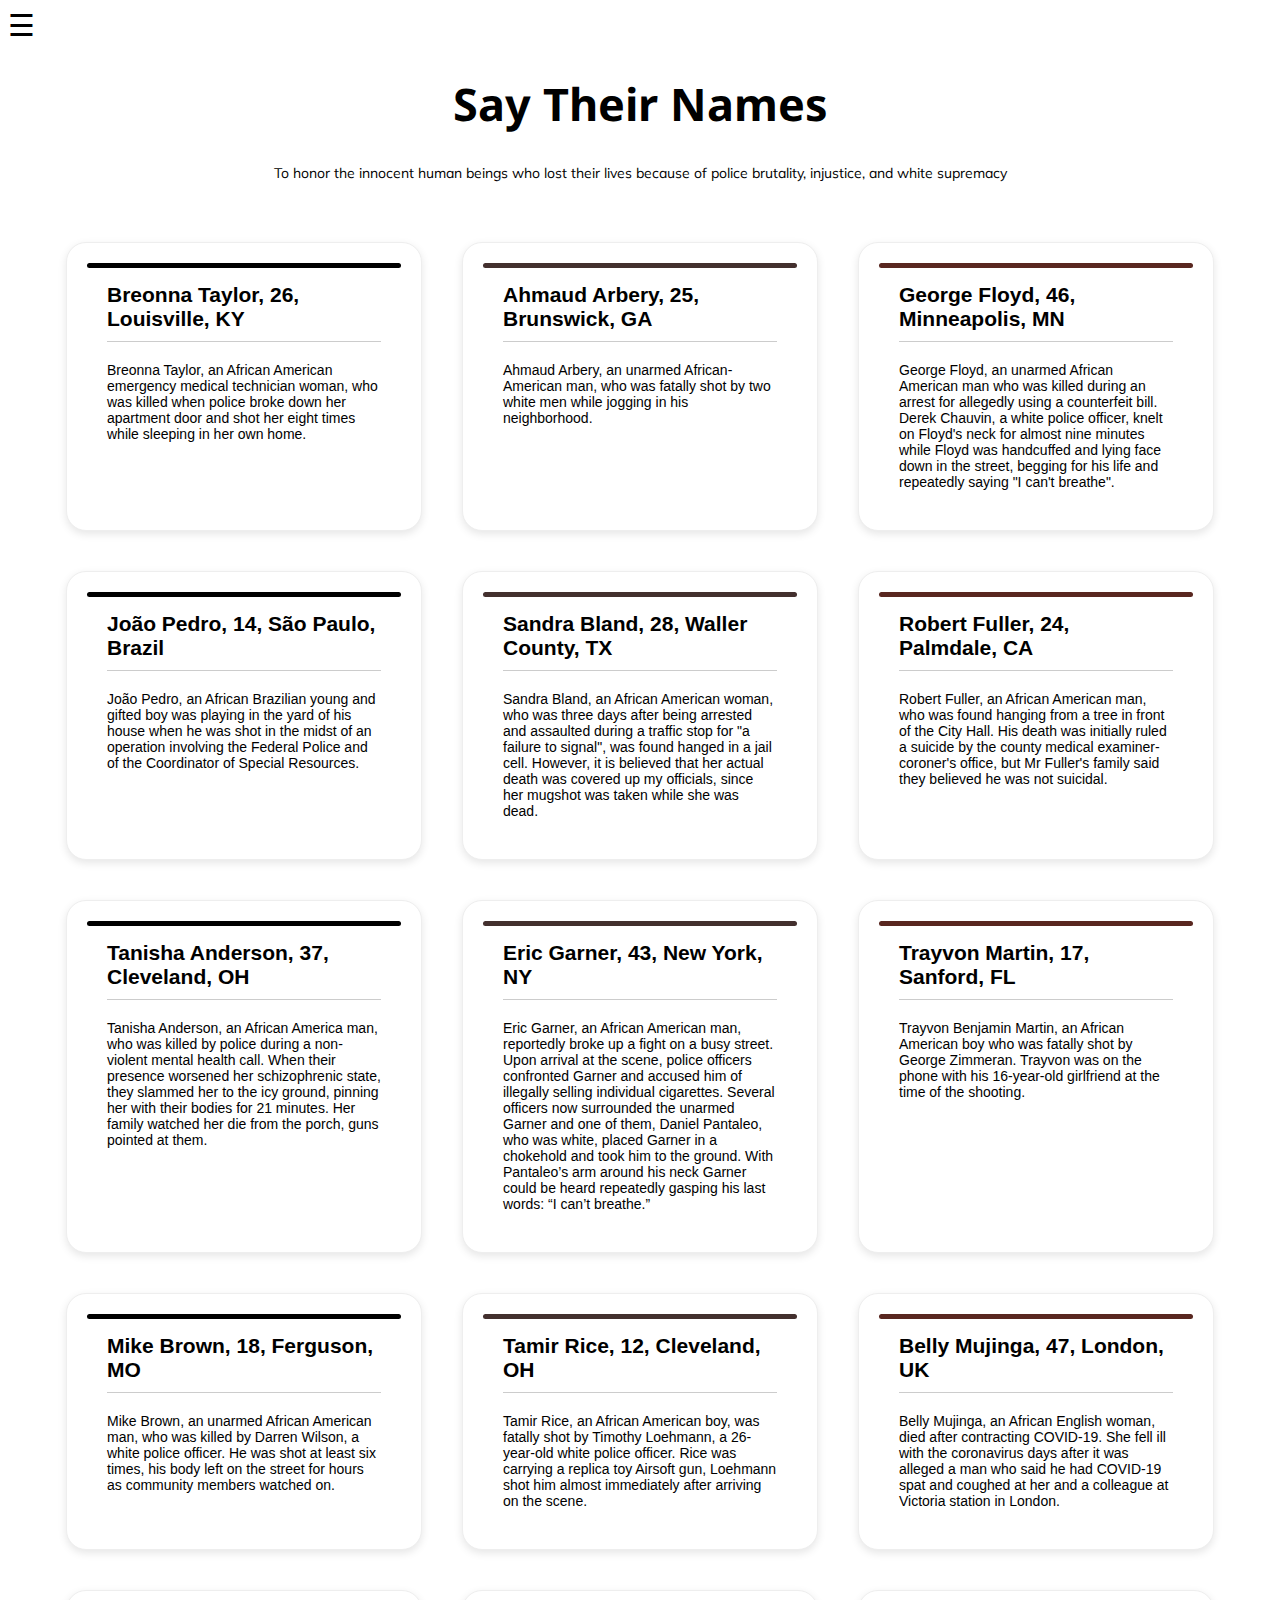
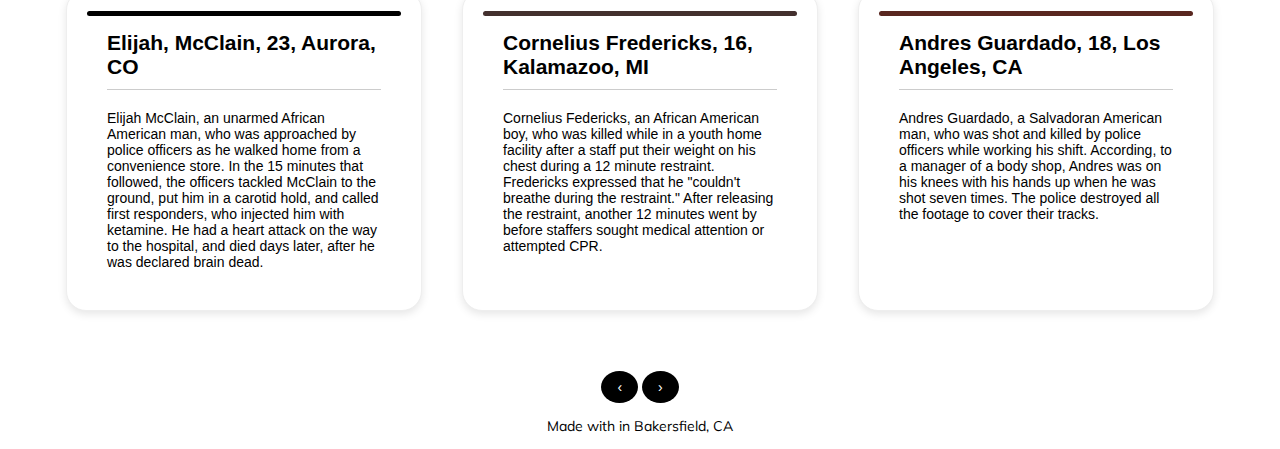
<file: index.html>
<!DOCTYPE html>
<html>

<head>
  <meta charset="utf-8">
  <meta name="viewport" content="width=device-width">
  <meta name="apple-mobile-web-app-capable" content="yes" />
  <link rel="icon" href="https://pluspng.com/img-png/circle-png-circle-png-hd-1600.png" type="image/png" sizes="16x16">
  <title>Say Their Names</title>
  <script src="script.js"></script>
  <link href="style.css" rel="stylesheet" type="text/css" />
  <link rel="stylesheet" href="https://cdnjs.cloudflare.com/ajax/libs/font-awesome/4.7.0/css/font-awesome.min.css">
  <link href="https://fonts.googleapis.com/css2?family=Noto+Sans:wght@700&display=swap" rel="stylesheet">
  <link href="https://fonts.googleapis.com/css2?family=Muli:wght@200&family=Noto+Sans&display=swap" rel="stylesheet">
  <link rel="stylesheet" type="text/css" href="//code.ionicframework.com/ionicons/2.0.1/css/ionicons.min.css" />
</head>

<body>
  <div id="mySidenav" class="sidenav">
    <a href="javascript:void(0)" class="closebtn" onclick="closeNav()">&times;</a>
    <a href="https://saytheirnames.in/index">Home</a>
    <a href="https://saytheirnames.in/education">Educational Resources</a>
    <a href="https://saytheirnames.in/social">Social Resources</a>
    <a href="https://saytheirnames.in/stickynote">How are you making a difference?</a>
  </div>

  <span style="font-size:30px;cursor:pointer" onclick="openNav()">&#9776; </span>

  <h1 id="title">Say Their Names</h1>
  <p id="description">To honor the innocent human beings who lost their lives because of police brutality, injustice, and white supremacy
  </p>

  <div class="main-container">
    <div class="card black">
      <h2>Breonna Taylor, 26, Louisville, KY</h2>
      <p>Breonna Taylor, an African American emergency medical technician woman, who was killed when police broke down her apartment door and shot her eight times while sleeping in her own home.</p>
    </div>
    <div class="card olive">
      <h2>Ahmaud Arbery, 25, Brunswick, GA</h2>
      <p>Ahmaud Arbery, an unarmed African-American man, who was fatally shot by two white men while jogging in his neighborhood.</p>
    </div>
    <div class="card sienna">
      <h2>George Floyd, 46, Minneapolis, MN</h2>
      <p>George Floyd, an unarmed African American man who was killed during an arrest for allegedly using a counterfeit bill. Derek Chauvin, a white police officer, knelt on Floyd's neck for almost nine minutes while Floyd was handcuffed and lying face down in the street, begging for his life and repeatedly saying "I can't breathe". </p>
    </div>
    <div class="card black">
      <h2>João Pedro, 14, São Paulo, Brazil</h2>
      <p>João Pedro, an African Brazilian young and gifted boy was playing in the yard of his house when he was shot in the midst of an operation involving the Federal Police and of the Coordinator of Special Resources.</p>
    </div>
    <div class="card olive">
      <h2>Sandra Bland, 28, Waller County, TX</h2>
      <p>Sandra Bland, an African American woman, who was three days after being arrested and assaulted during a traffic stop for "a failure to signal", was found hanged in a jail cell. However, it is believed that her actual death was covered up my officials, since her mugshot was taken while she was dead.</p>
    </div>
    <div class="card sienna">
      <h2>Robert Fuller, 24, Palmdale, CA</h2>
      <p>Robert Fuller, an African American man, who was found hanging from a tree in front of the City Hall. His death was initially ruled a suicide by the county medical examiner-coroner's office, but Mr Fuller's family said they believed he was not suicidal.</p>
    </div>
    <div class="card black">
      <h2>Tanisha Anderson, 37, Cleveland, OH</h2>
      <p>Tanisha Anderson, an African America man, who was killed by police during a non-violent mental health call. When their presence worsened her schizophrenic state, they slammed her to the icy ground, pinning her with their bodies for 21 minutes. Her family watched her die from the porch, guns pointed at them.</p>
    </div>
    <div class="card olive">
      <h2>Eric Garner, 43, New York, NY</h2>
      <p>Eric Garner, an African American man, reportedly broke up a fight on a busy street. Upon arrival at the scene, police officers confronted Garner and accused him of illegally selling individual cigarettes. Several officers now surrounded the unarmed Garner and one of them, Daniel Pantaleo, who was white, placed Garner in a chokehold and took him to the ground. With Pantaleo’s arm around his neck Garner could be heard repeatedly gasping his last words: “I can’t breathe.”</p>
    </div>
    <div class="card sienna">
      <h2>Trayvon Martin, 17, Sanford, FL</h2>
      <p>Trayvon Benjamin Martin, an African American boy who was fatally shot by George Zimmeran. Trayvon was on the phone with his 16-year-old girlfriend at the time of the shooting.</p>
    </div>
     <div class="card black">
      <h2>Mike Brown, 18, Ferguson, MO</h2>
      <p>Mike Brown, an unarmed African American man, who was killed by Darren Wilson, a white police officer. He was shot at least six times, his body left on the street for hours as community members watched on.</p>
    </div>
     <div class="card olive">
      <h2>Tamir Rice, 12, Cleveland, OH</h2>
      <p>Tamir Rice, an African American boy, was fatally shot by Timothy Loehmann, a 26-year-old white police officer. Rice was carrying a replica toy Airsoft gun, Loehmann shot him almost immediately after arriving on the scene.</p>
    </div>
    <div class="card sienna">
      <h2>Belly Mujinga, 47, London, UK</h2>
      <p>Belly Mujinga, an African English woman, died after contracting COVID-19. She fell ill with the coronavirus days after it was alleged a man who said he had COVID-19 spat and coughed at her and a colleague at Victoria station in London.</p>
    </div>
    <div class="card black">
      <h2>Elijah, McClain, 23, Aurora, CO</h2>
      <p>Elijah McClain, an unarmed African American man, who was approached by police officers as he walked home from a convenience store. In the 15 minutes that followed, the officers tackled McClain to the ground, put him in a carotid hold, and called first responders, who injected him with ketamine. He had a heart attack on the way to the hospital, and died days later, after he was declared brain dead.</p>
    </div>
     <div class="card olive">
      <h2>Cornelius Fredericks, 16, Kalamazoo, MI</h2>
      <p>Cornelius Federicks, an African American boy, who was killed while in a youth home facility after a staff put their weight on his chest during a 12 minute restraint. Fredericks expressed that he "couldn't breathe during the restraint." After releasing the restraint, another 12 minutes went by before staffers sought medical attention or attempted CPR.</p>
    </div>
    <div class="card sienna">
      <h2>Andres Guardado, 18, Los Angeles, CA</h2>
      <p>Andres Guardado, a Salvadoran American man, who was shot and killed by police officers while working his shift. According, to a manager of a body shop, Andres was on his knees with his hands up when he was shot seven times. The police destroyed all the footage to cover their tracks.</p>
    </div>
  </div>

  <div id="button">
    <a href="https://saytheirnames.in/index" class="previous round">&#8249;</a>
  <a href="https://saytheirnames.in/victims" class="next round">&#8250;</a>
</div>
 
  <p id="footer">Made with <i class="icon ion-heart"></i> in Bakersfield, CA</p>
 

  </body>

</html>
</file>
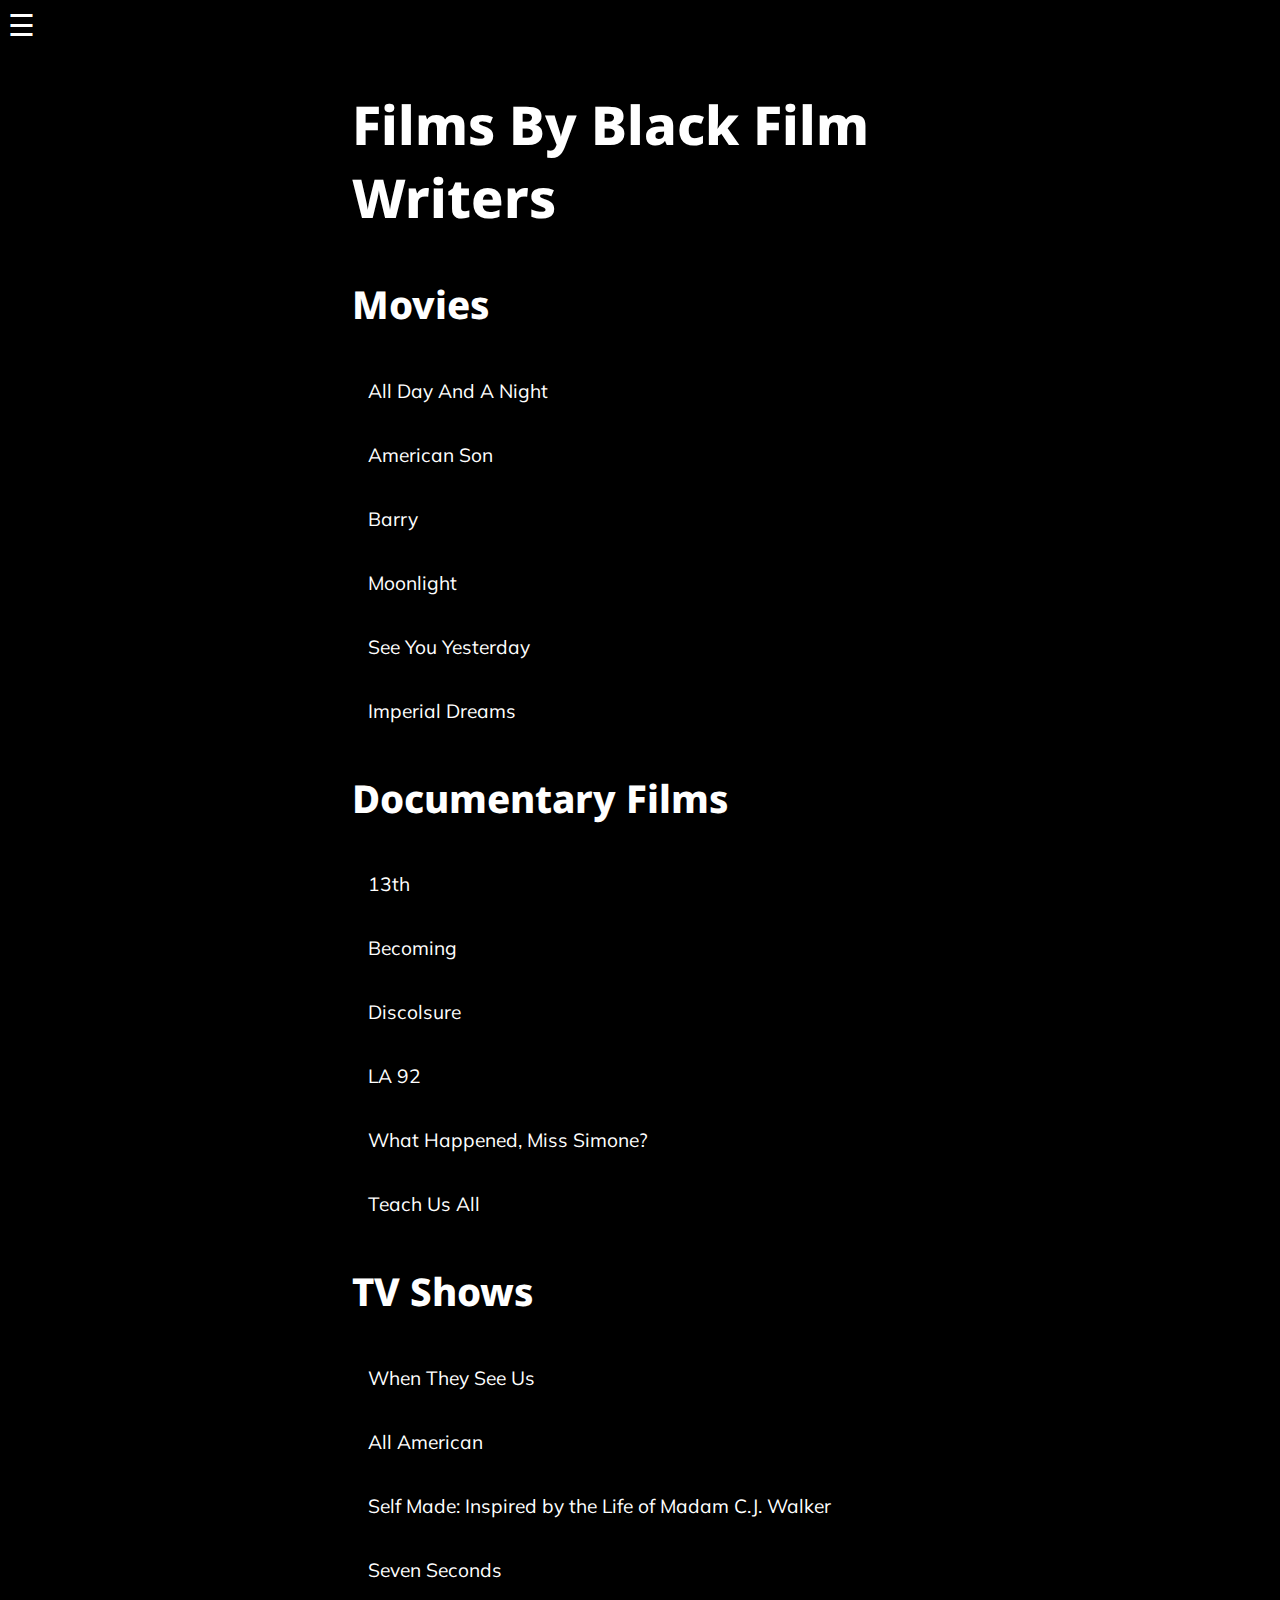
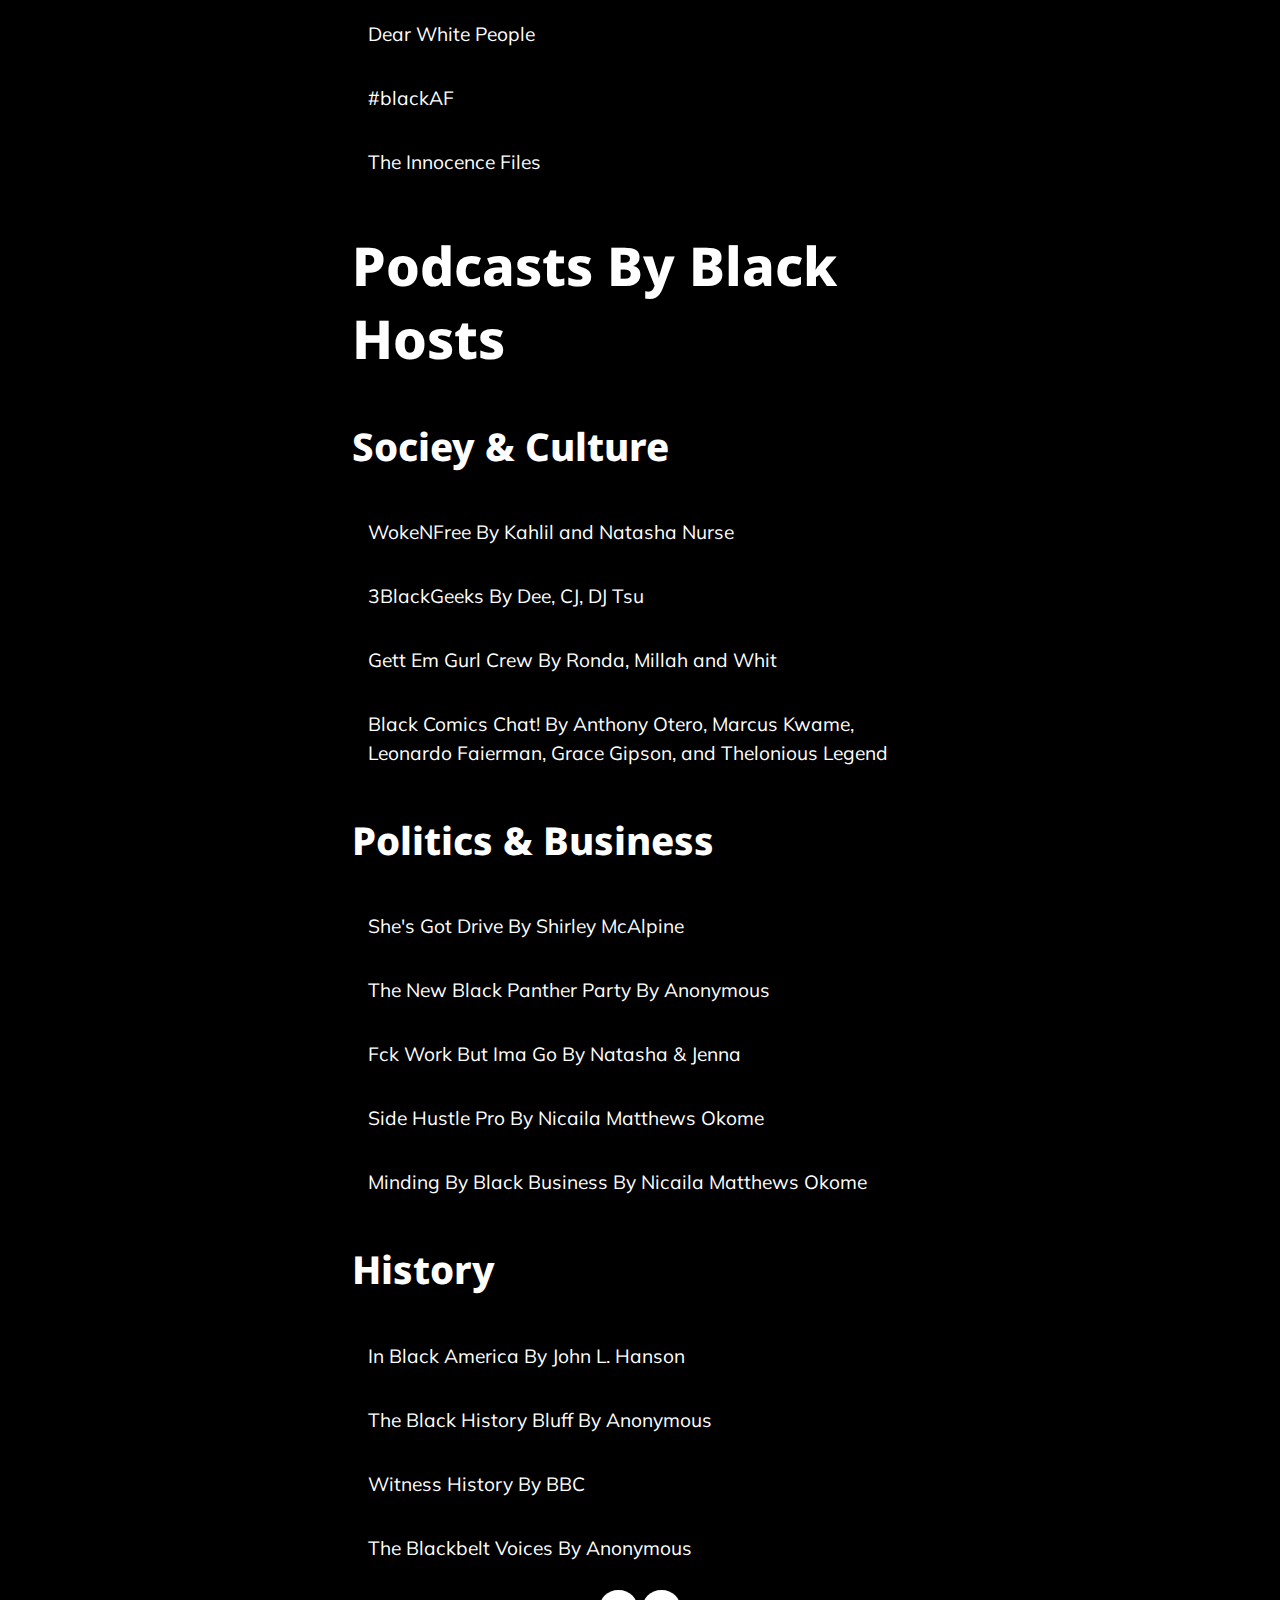
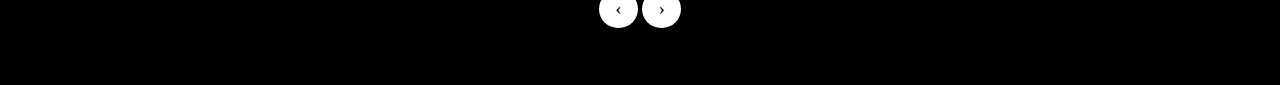
<file: education-2.html>
<!DOCTYPE html>
<html>

<head>
  <meta charset="utf-8">
  <meta name="viewport" content="width=device-width">
  <meta name="apple-mobile-web-app-capable" content="yes" />
  <link rel="icon" href="https://pluspng.com/img-png/circle-png-circle-png-hd-1600.png" type="image/png" sizes="16x16">
  <title>Say Their Names</title>
  <script src="script.js"></script>
  <link href="style-2.css" rel="stylesheet" type="text/css" />
  <link rel="stylesheet" href="https://cdnjs.cloudflare.com/ajax/libs/font-awesome/4.7.0/css/font-awesome.min.css">
  <link href="https://fonts.googleapis.com/css2?family=Noto+Sans:wght@700&display=swap" rel="stylesheet">
  <link href="https://fonts.googleapis.com/css2?family=Muli:wght@200&family=Noto+Sans&display=swap" rel="stylesheet">
  <link rel="stylesheet" type="text/css" href="//code.ionicframework.com/ionicons/2.0.1/css/ionicons.min.css" />
</head>

<body>
  <div id="mySidenav" class="sidenav">
    <a href="javascript:void(0)" class="closebtn" onclick="closeNav()">&times;</a>
    <a href="https://saytheirnames.in/index">Home</a>
    <a href="https://saytheirnames.in/education">Educational Resources</a>
    <a href="https://saytheirnames.in/social">Social Resources</a>
    <a href="https://saytheirnames.in/stickynote">How are you making a difference?</a>
  </div>

  <span style="font-size:30px;cursor:pointer" onclick="openNav()">&#9776; </span>

  <article class="article-2">

    <h2>Films By Black Film Writers</h2>
    <h3>Movies</h3>
    <p><a href="https://www.netflix.com/title/80226923">All Day And A Night</a></p>
    <p><a href="https://www.netflix.com/title/81024100">American Son</a></p>
    <p><a href="https://www.netflix.com/title/80144803">Barry</a></p>
    <p><a href="https://www.netflix.com/title/80121348">Moonlight</a></p>
    <p><a href="https://www.netflix.com/title/80216758">See You Yesterday</a></p>
    <p><a href="https://www.netflix.com/title/70301279">Imperial Dreams</a></p>
    <h3>Documentary Films</h3>
    <p><a href="https://www.netflix.com/title/80091741">13th</a></p>
    <p><a href="https://www.netflix.com/title/81122487">Becoming</a></p>
    <p><a href="https://www.netflix.com/title/81284247">Discolsure</a></p>
    <p><a href="https://www.netflix.com/title/80184131">LA 92</a></p>
    <p><a href="https://www.netflix.com/title/70308063">What Happened, Miss Simone?</a></p>
    <p><a href="https://www.netflix.com/title/70308063">Teach Us All</a></p>
    <h3>TV Shows</h3>
    <p><a href="https://www.netflix.com/title/80200549">When They See Us</a></p>
    <p><a href="https://www.netflix.com/title/81012998">All American</a></p>
    <p><a href="https://www.netflix.com/title/80202462">Self Made: Inspired by the Life of Madam C.J. Walker</a></p>
    <p><a href="https://www.netflix.com/title/80117555">Seven Seconds</a></p>
    <p><a href="https://www.netflix.com/title/80095698">Dear White People</a></p>
    <p><a href="https://www.netflix.com/title/81056700">#blackAF</a></p>
    <p><a href="https://www.netflix.com/title/80214563">The Innocence Files</a></p>

    <h2>Podcasts By Black Hosts</h2>
    <h3>Sociey & Culture</h3>
    <p><a href="https://podcasts.apple.com/us/podcast/wokenfree/id1279158016">WokeNFree By Kahlil and Natasha Nurse</a></p>
    <p><a href="https://podcasts.apple.com/us/podcast/3blackgeeks-podcast/id563769786">3BlackGeeks By Dee, CJ, DJ Tsu</a></p>
    <p><a href="https://podcasts.apple.com/us/podcast/gett-em-gurl-crew/id1447751015">Gett Em Gurl Crew By Ronda, Millah and Whit</a></p>
    <p><a href="https://podcasts.apple.com/us/podcast/blackcomicschats-podcast/id1013283715">Black Comics Chat! By Anthony Otero, Marcus Kwame, Leonardo Faierman, Grace Gipson, and Thelonious Legend</a></p>
    <h3>Politics & Business</h3>
    <p><a href="https://podcasts.apple.com/us/podcast/shes-got-drive-black-women-talk-about-success-how-they/id1228650484">She's Got Drive By Shirley McAlpine</a></p>
    <p><a href="https://podcasts.apple.com/podcast/id960525736?ls=1&mt=2">The New Black Panther Party By Anonymous</a></p>
    <p><a href="https://podcasts.apple.com/us/podcast/fck-work-but-ima-go/id1438554443">Fck Work But Ima Go By Natasha & Jenna</a></p>
    <p><a href="https://www.sidehustlepro.co/podcast-episodes/">Side Hustle Pro By Nicaila Matthews Okome</a></p>
    <p><a href="https://mindingmyblackbusiness.com/podcast/">Minding By Black Business By Nicaila Matthews Okome</a></p>
    <h3>History</h3>
    <p><a href="https://podcasts.apple.com/us/podcast/kut-in-black-america/id860053842">In Black America By John L. Hanson</a></p>
    <p><a href="https://pod.fan/black-history-buff-podcast">The Black History Bluff By Anonymous</a></p>
    <p><a href="https://podcasts.apple.com/us/podcast/witness-history/id339986758">Witness History By BBC</a></p>
    <p><a href="https://podcasts.apple.com/us/podcast/blackbelt-voices/id1478069488">The Blackbelt Voices By Anonymous</a></p>

<div id="button">
    <a href="https://saytheirnames.in/education" class="previous round">&#8249;</a>
    <a href="https://saytheirnames.in/" class="next round">&#8250;</a>
</div>
</body>

</html>
</file>
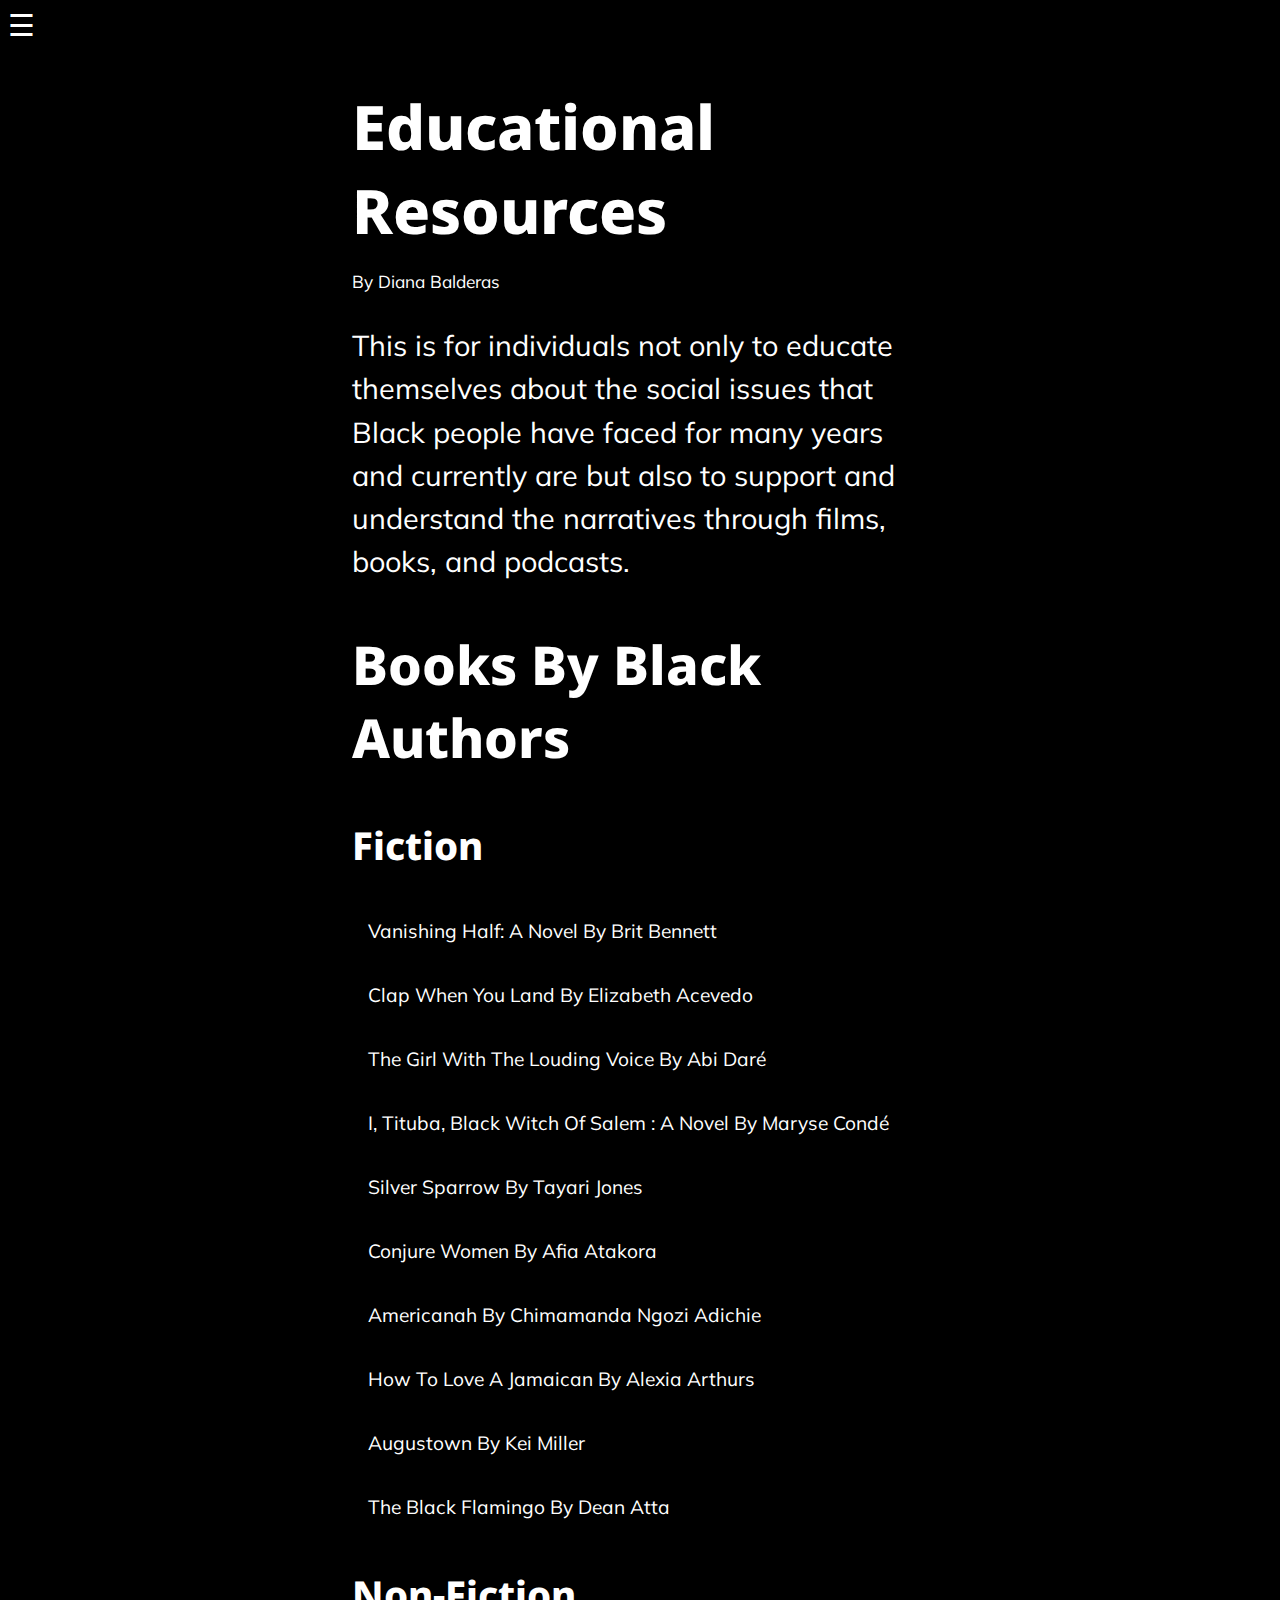
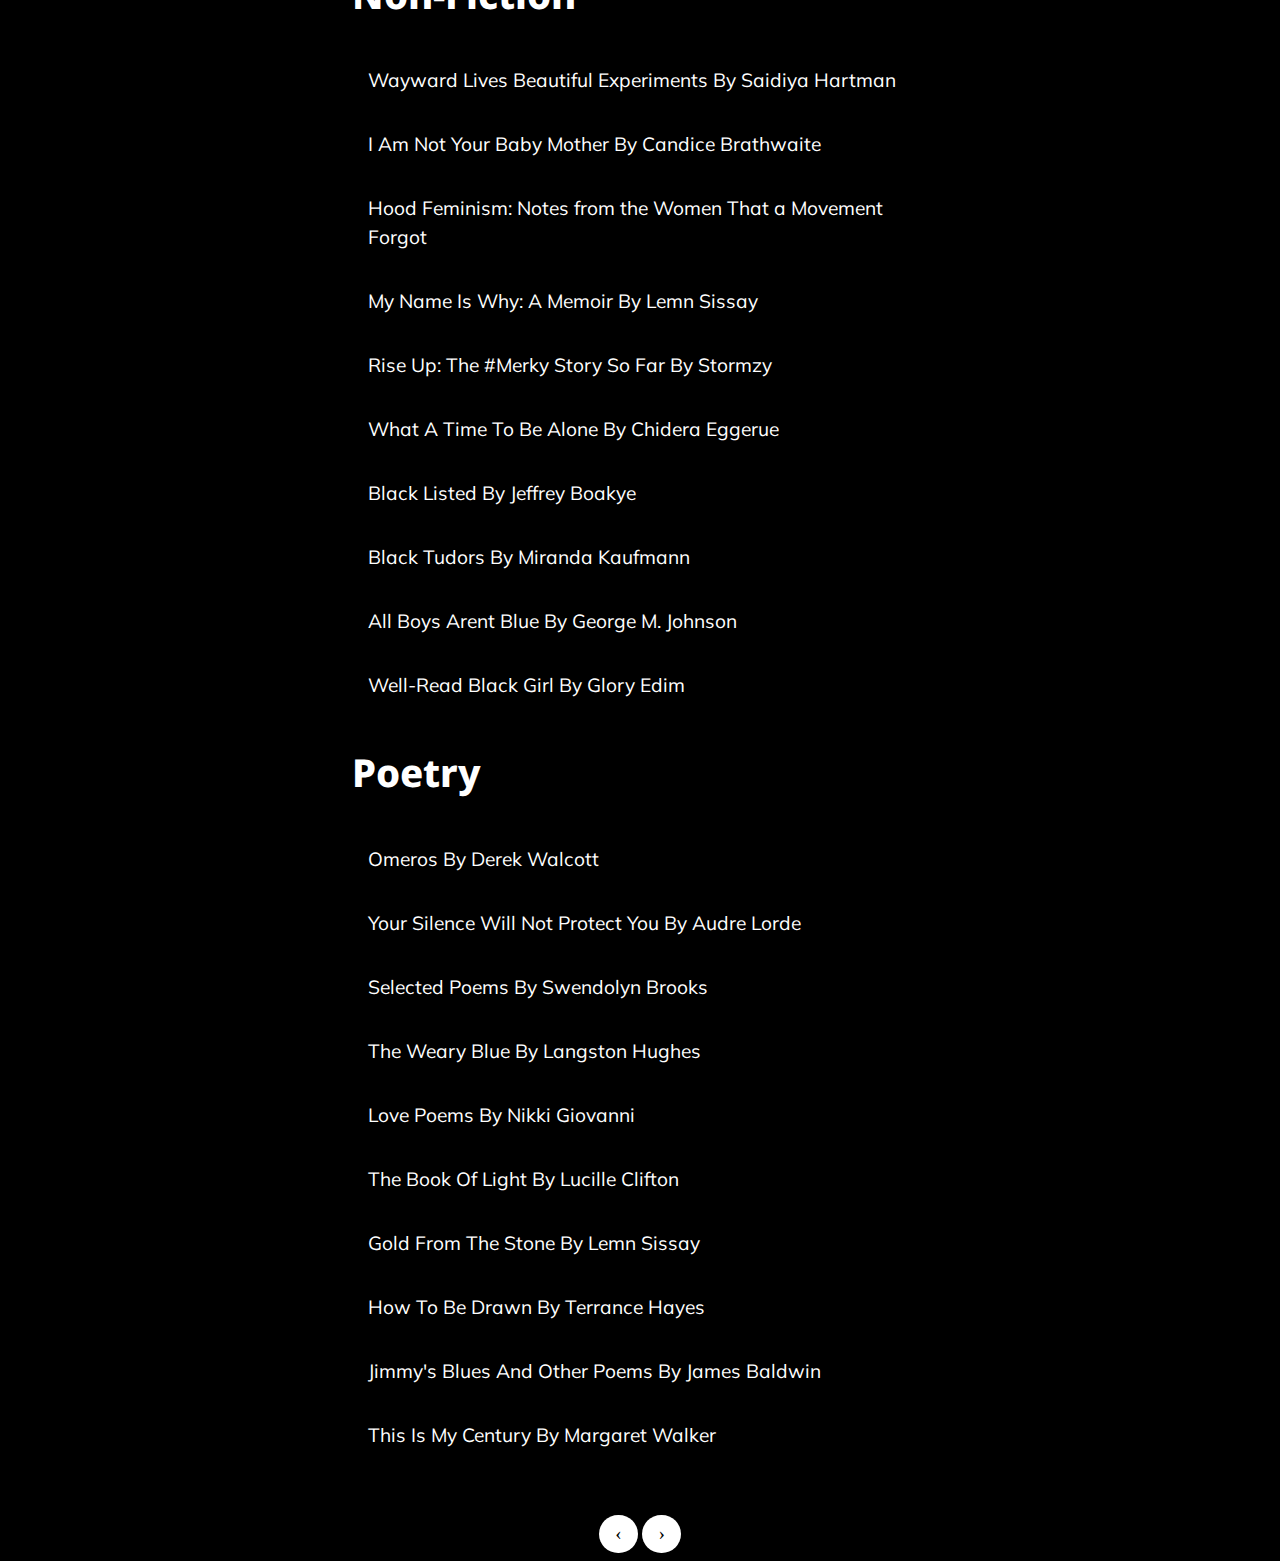
<file: education.html>
<!DOCTYPE html>
<html>

<head>
  <meta charset="utf-8">
  <meta name="viewport" content="width=device-width">
  <meta name="apple-mobile-web-app-capable" content="yes" />
  <link rel="icon" href="https://pluspng.com/img-png/circle-png-circle-png-hd-1600.png" type="image/png" sizes="16x16">
  <title>Say Their Names</title>
  <script src="script.js"></script>
  <link href="style-2.css" rel="stylesheet" type="text/css" />
  <link rel="stylesheet" href="https://cdnjs.cloudflare.com/ajax/libs/font-awesome/4.7.0/css/font-awesome.min.css">
  <link href="https://fonts.googleapis.com/css2?family=Noto+Sans:wght@700&display=swap" rel="stylesheet">
  <link href="https://fonts.googleapis.com/css2?family=Muli:wght@200&family=Noto+Sans&display=swap" rel="stylesheet">
  <link rel="stylesheet" type="text/css" href="//code.ionicframework.com/ionicons/2.0.1/css/ionicons.min.css" />
</head>

<body>
  <div id="mySidenav" class="sidenav">
    <a href="javascript:void(0)" class="closebtn" onclick="closeNav()">&times;</a>
    <a href="https://saytheirnames.in/index">Home</a>
    <a href="https://saytheirnames.in/education">Educational Resources</a>
    <a href="https://saytheirnames.in/social">Social Resources</a>
    <a href="https://saytheirnames.in/stickynote">How are you making a difference?</a>
  </div>

  <span style="font-size:30px;cursor:pointer" onclick="openNav()">&#9776; </span>

  <article class="article">
    <h1 class="title">Educational Resources</h1>
    <p class="meta">By Diana Balderas</p>
    <p class="intro">This is for individuals not only to educate themselves about the social issues that Black people have faced for many years and currently are but also to support and understand the narratives through films, books, and podcasts.</p>

    <h2>Books By Black Authors</h2>
    <h3>Fiction</h3>
    <p><a href="https://www.amazon.com/gp/product/0525536299?tag=randohouseinc7025-20">Vanishing Half: A Novel By Brit Bennett</a></p>
    <p><a href="https://www.amazon.com/Clap-When-Land-Elizabeth-Acevedo/dp/0062882767">Clap When You Land By Elizabeth Acevedo</a></p>
    <p><a href="https://www.amazon.com/Girl-Louding-Voice-Novel/dp/1524746029">The Girl With The Louding Voice By Abi Daré</a></p>
    <p><a href="https://www.amazon.com/Tituba-Black-Witch-Salem-CARAF/dp/0813927676">I, Tituba, Black Witch Of Salem : A Novel By Maryse Condé</a></p>
    <p><a href="https://www.amazon.com/Silver-Sparrow-Tayari-Jones/dp/1616201428">Silver Sparrow By Tayari Jones</a></p>
    <p><a href="https://www.amazon.com/Conjure-Women-Novel-Afia-Atakora/dp/0525511482">Conjure Women By Afia Atakora</a></p>
    <p><a href="https://www.amazon.com/Americanah-Chimamanda-Ngozi-Adichie/dp/0307455920">Americanah By Chimamanda Ngozi Adichie</a></p>
    <p><a href="https://www.amazon.com/How-Love-Jamaican-Alexia-Arthurs/dp/1524799203/ref=tmm_hrd_swatch_0?_encoding=UTF8&qid=&sr=">How To Love A Jamaican By Alexia Arthurs</a></p>
    <p><a href="https://www.amazon.com/Augustown-Novel-Kei-Miller/dp/110187161X">Augustown By Kei Miller</a></p>
    <p><a href="https://www.amazon.com/Black-Flamingo-Dean-Atta/dp/144494858X">The Black Flamingo By Dean Atta</a></p>
    <h3>Non-Fiction</h3>
    <p><a href="https://www.amazon.com/Wayward-Lives-Beautiful-Experiments-Histories/dp/0393285677">Wayward Lives Beautiful Experiments By Saidiya Hartman</a></p>
    <p><a href="https://www.amazon.com/Not-your-Baby-Mother/dp/1529406277">I Am Not Your Baby Mother By Candice Brathwaite</a></p>
    <p><a href="https://www.amazon.com/Hood-Feminism-Notes-Movement-Forgot/dp/0525560548">Hood Feminism: Notes from the Women That a Movement Forgot</a></p>
    <p><a href="https://www.amazon.com/My-Name-Why-Lemn-Sissay/dp/1786892340">My Name Is Why: A Memoir By Lemn Sissay</a>
      <p><a href="https://www.amazon.com/Rise-Up-Merky-Story-Far-ebook/dp/B07F7F7MFC">Rise Up: The #Merky Story So Far By Stormzy</a>
      </p>
      <p><a href="https://www.amazon.com/What-Time-Be-Alone-Slumflowers/dp/1787132110">What A Time To Be Alone By Chidera Eggerue</a>
      </p>
      <p><a href="https://www.amazon.com/Black-Listed/dp/0349700559">Black Listed By Jeffrey Boakye</a>
      </p>
      <p><a href="https://www.amazon.com/Black-Tudors-Untold-Miranda-Kaufmann/dp/1786071843">Black Tudors By Miranda Kaufmann</a>
      </p>
      <p><a href="https://www.amazon.com/All-Boys-Arent-Blue-Memoir-Manifesto/dp/0374312710">All Boys Arent Blue By George M. Johnson</a>
      </p>
      <p><a href="https://www.amazon.com/Well-Read-Black-Girl-Discovering-Ourselves/dp/0525619771">Well-Read Black Girl By Glory Edim</a>
      </p>
      <h3>Poetry</h3>
      <p><a href="https://www.amazon.com/Omeros-DEREK-WALCOTT/dp/0374523509">Omeros By Derek Walcott</a></p>
      <p><a href="https://www.amazon.com/Your-Silence-Will-Not-Protect/dp/0995716226">Your Silence Will Not Protect You By Audre Lorde</a></p>
      <p><a href="https://www.amazon.com/Selected-Poems-Gwendolyn-Brooks/dp/0060882964">Selected Poems By Swendolyn Brooks</a></p>
      <p><a href="https://www.amazon.com/Weary-Blues-Langston-Hughes/dp/0385352972">The Weary Blue By Langston Hughes</a></p>
      <p><a href="https://www.amazon.com/Love-Poems-Nikki-Giovanni/dp/0688149898">Love Poems By Nikki Giovanni</a></p>
      <p><a href="https://www.amazon.com/Book-Light-Lucille-Clifton/dp/1556590520">The Book Of Light By Lucille Clifton</a></p>
      <p><a href="https://www.amazon.com/Gold-Stone-Selected-Poems-Canons/dp/1782119094">Gold From The Stone By Lemn Sissay</a></p>
      <p><a href="https://www.amazon.com/How-Be-Drawn-Penguin-Poets/dp/0143126881">How To Be Drawn By Terrance Hayes</a></p>
      <p><a href="https://www.amazon.com/Jimmys-Blues-Other-Poems-Baldwin/dp/0807084867">Jimmy's Blues And Other Poems By James Baldwin</a></p>
      <p><a href="https://www.amazon.com/This-My-Century-Collected-Poems/dp/0820345970">This Is My Century By Margaret Walker</a></p>
  </article>

  <div id="button">
  <a href="https://saytheirnames.in/education" class="previous round">&#8249;</a>
  <a href="https://saytheirnames.in/education-2" class="next round">&#8250;</a>
</div>

</body>

</html>
</file>
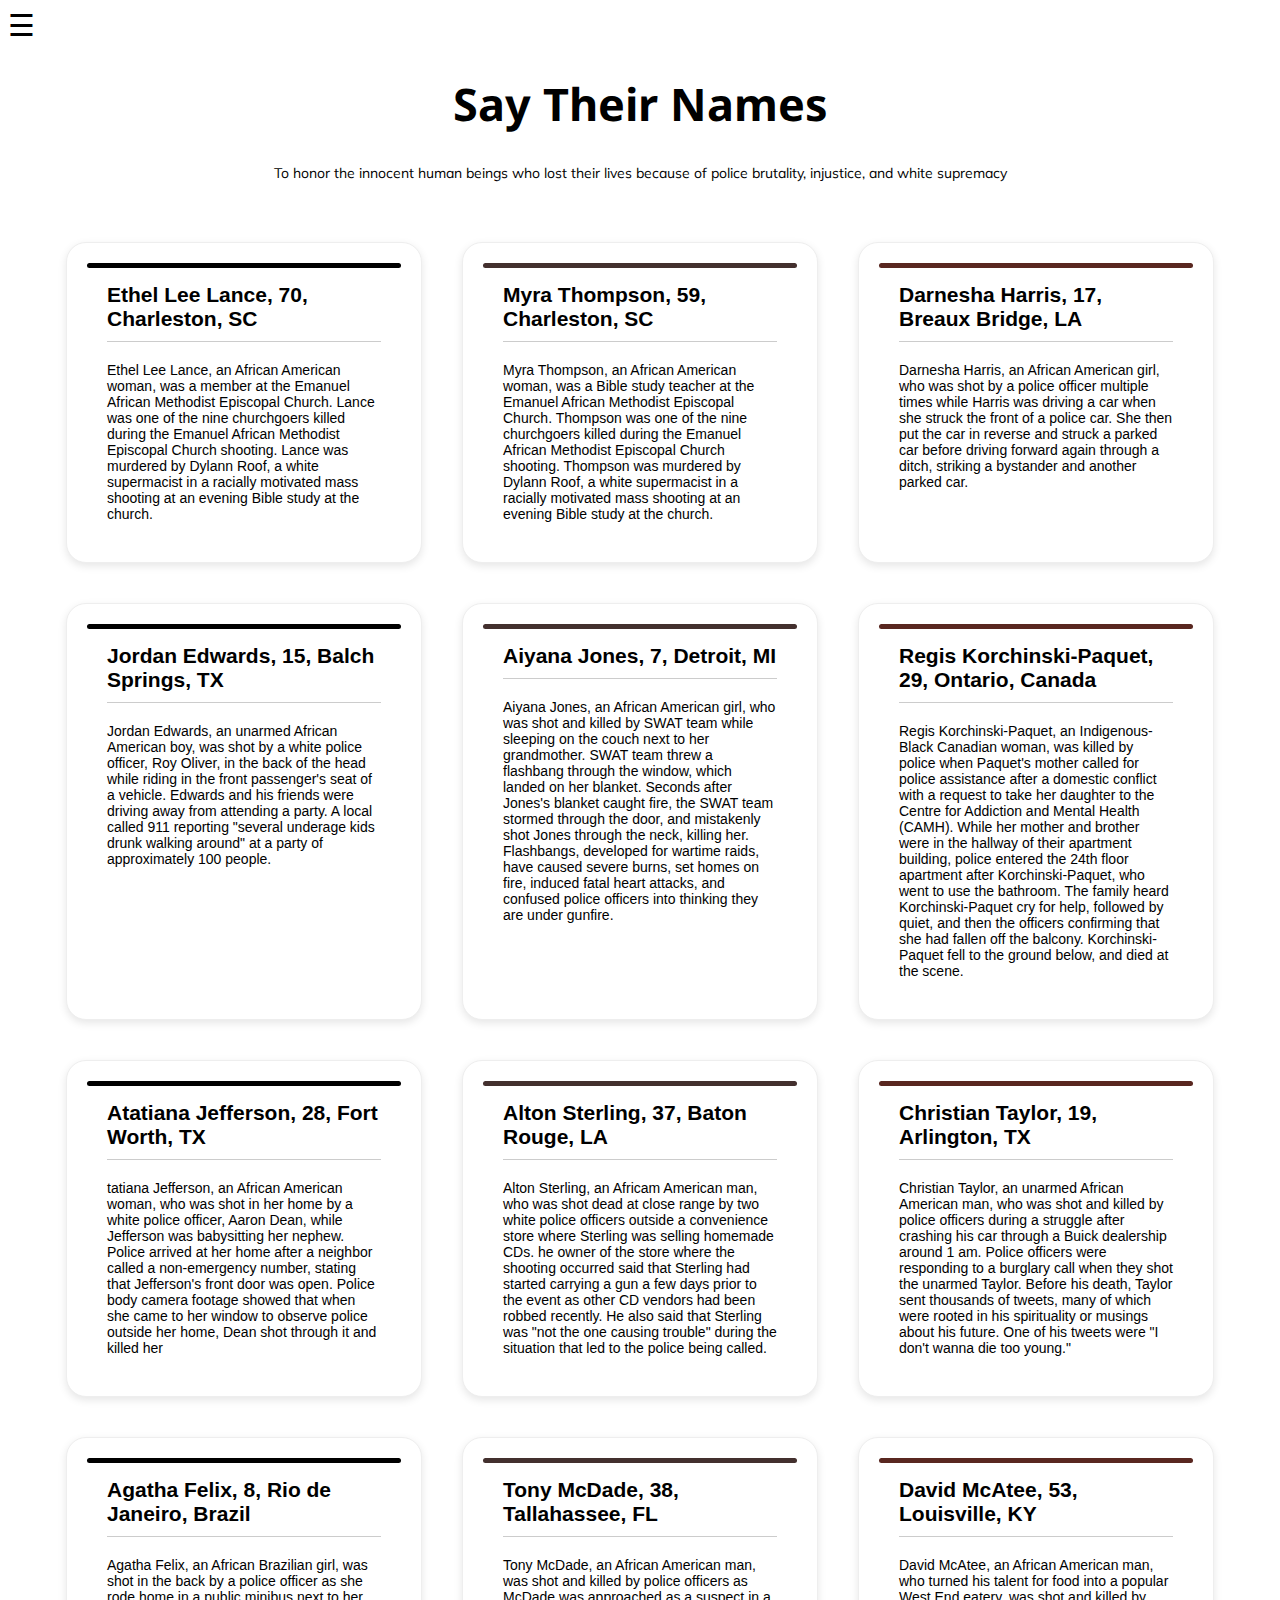
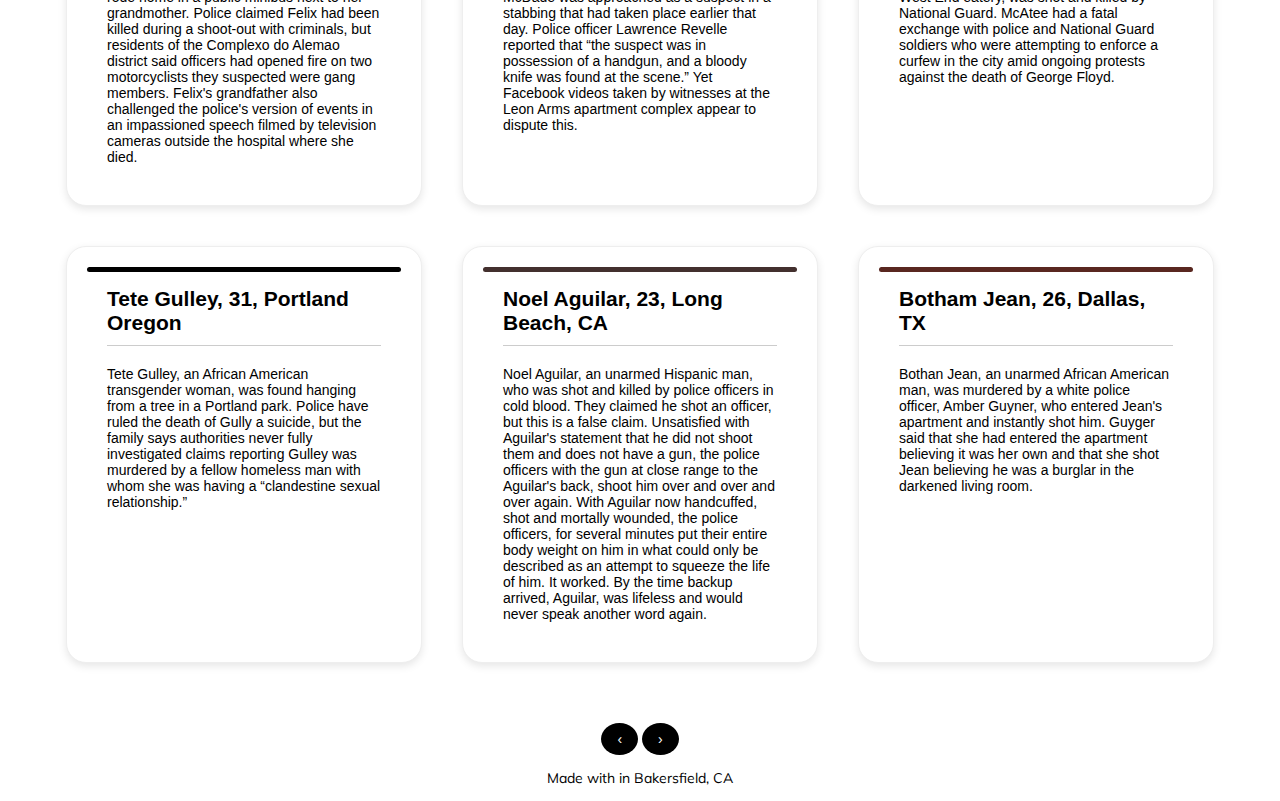
<file: victims-2.html>
<!DOCTYPE html>
<html>

<head>
  <meta charset="utf-8">
  <meta name="viewport" content="width=device-width">
  <meta name="apple-mobile-web-app-capable" content="yes" />
  <link rel="icon" href="https://pluspng.com/img-png/circle-png-circle-png-hd-1600.png" type="image/png" sizes="16x16">
  <title>Say Their Names</title>
  <script src="script.js"></script>
  <link href="style.css" rel="stylesheet" type="text/css" />
  <link rel="stylesheet" href="https://cdnjs.cloudflare.com/ajax/libs/font-awesome/4.7.0/css/font-awesome.min.css">
  <link href="https://fonts.googleapis.com/css2?family=Noto+Sans:wght@700&display=swap" rel="stylesheet">
  <link href="https://fonts.googleapis.com/css2?family=Muli:wght@200&family=Noto+Sans&display=swap" rel="stylesheet">
  <link rel="stylesheet" type="text/css" href="//code.ionicframework.com/ionicons/2.0.1/css/ionicons.min.css" />
</head>

<body>
  <div id="mySidenav" class="sidenav">
    <a href="javascript:void(0)" class="closebtn" onclick="closeNav()">&times;</a>
    <a href="https://saytheirnames.in/index">Home</a>
    <a href="https://saytheirnames.in/education">Educational Resources</a>
    <a href="https://saytheirnames.in/social">Social Resources</a>
    <a href="https://saytheirnames.in/stickynote">How are you making a difference?</a>
  </div>

  <span style="font-size:30px;cursor:pointer" onclick="openNav()">&#9776; </span>

  <h1 id="title">Say Their Names</h1>
  <p id="description">To honor the innocent human beings who lost their lives because of police brutality, injustice, and white supremacy
  </p>

  <div class="main-container">
    <div class="card black">
      <h2>Ethel Lee Lance, 70, Charleston, SC</h2>
      <p>Ethel Lee Lance, an African American woman, was a member at the Emanuel African Methodist Episcopal Church. Lance was one of the nine churchgoers killed during the Emanuel African Methodist Episcopal Church shooting. Lance was murdered by Dylann Roof, a white supermacist in a racially motivated mass shooting at an evening Bible study at the church.</p>
    </div>
    <div class="card olive">
      <h2>Myra Thompson, 59, Charleston, SC</h2>
      <p>Myra Thompson, an African American woman, was a Bible study teacher at the Emanuel African Methodist Episcopal Church. Thompson was one of the nine churchgoers killed during the Emanuel African Methodist Episcopal Church shooting. Thompson was murdered by Dylann Roof, a white supermacist in a racially motivated mass shooting at an evening Bible study at the church.</p>
    </div>
    <div class="card sienna">
      <h2>Darnesha Harris, 17, Breaux Bridge, LA</h2>
      <p>Darnesha Harris, an African American girl, who was shot by a police officer multiple times while Harris was driving a car when she struck the front of a police car. She then put the car in reverse and struck a parked car before driving forward again through a ditch, striking a bystander and another parked car. </p>
    </div>
    <div class="card black">
      <h2>Jordan Edwards, 15, Balch Springs, TX</h2>
      <p>Jordan Edwards, an unarmed African American boy, was shot by a white police officer, Roy Oliver, in the back of the head while riding in the front passenger's seat of a vehicle. Edwards and his friends were driving away from attending a party. A local called 911 reporting "several underage kids drunk walking around" at a party of approximately 100 people.</p>
    </div>
    <div class="card olive">
      <h2>Aiyana Jones, 7, Detroit, MI</h2>
      <p>Aiyana Jones, an African American girl, who was shot and killed by SWAT team while sleeping on the couch next to her grandmother. SWAT team threw a flashbang through the window, which landed on her blanket. Seconds after Jones's blanket caught fire, the SWAT team stormed through the door, and mistakenly shot Jones through the neck, killing her. Flashbangs, developed for wartime raids, have caused severe burns, set homes on fire, induced fatal heart attacks, and confused police officers into thinking they are under gunfire.</p>
    </div>
    <div class="card sienna">
      <h2>Regis Korchinski-Paquet, 29, Ontario, Canada</h2>
      <p>Regis Korchinski-Paquet, an Indigenous-Black Canadian woman, was killed by police when Paquet's mother called for police assistance after a domestic conflict with a request to take her daughter to the Centre for Addiction and Mental Health (CAMH). While her mother and brother were in the hallway of their apartment building, police entered the 24th floor apartment after Korchinski-Paquet, who went to use the bathroom. The family heard Korchinski-Paquet cry for help, followed by quiet, and then the officers confirming that she had fallen off the balcony. Korchinski-Paquet fell to the ground below, and died at the scene.</p>
    </div>
    <div class="card black">
      <h2>Atatiana Jefferson, 28, Fort Worth, TX</h2>
      <p>tatiana Jefferson, an African American woman, who was shot in her home by a white police officer, Aaron Dean, while Jefferson was babysitting her nephew. Police arrived at her home after a neighbor called a non-emergency number, stating that Jefferson's front door was open. Police body camera footage showed that when she came to her window to observe police outside her home, Dean shot through it and killed her</p>
    </div>
    <div class="card olive">
      <h2>Alton Sterling, 37, Baton Rouge, LA</h2>
      <p>Alton Sterling, an Africam American man, who was shot dead at close range by two white police officers outside a convenience store where Sterling was selling homemade CDs. he owner of the store where the shooting occurred said that Sterling had started carrying a gun a few days prior to the event as other CD vendors had been robbed recently. He also said that Sterling was "not the one causing trouble" during the situation that led to the police being called.</p>
    </div>
    <div class="card sienna">
      <h2>Christian Taylor, 19, Arlington, TX</h2>
      <p>Christian Taylor, an unarmed African American man, who was shot and killed by police officers during a struggle after crashing his car through a Buick dealership around 1 am. Police officers were responding to a burglary call when they shot the unarmed Taylor. Before his death, Taylor sent thousands of tweets, many of which were rooted in his spirituality or musings about his future. One of his tweets were "I don't wanna die too young."</p>
    </div>
    <div class="card black">
      <h2>Agatha Felix, 8, Rio de Janeiro, Brazil</h2>
      <p>Agatha Felix, an African Brazilian girl, was shot in the back by a police officer as she rode home in a public minibus next to her grandmother. Police claimed Felix had been killed during a shoot-out with criminals, but residents of the Complexo do Alemao district said officers had opened fire on two motorcyclists they suspected were gang members. Felix's grandfather also challenged the police's version of events in an impassioned speech filmed by television cameras outside the hospital where she died.</p>
    </div>
    <div class="card olive">
      <h2>Tony McDade, 38, Tallahassee, FL</h2>
      <p>Tony McDade, an African American man, was shot and killed by police officers as McDade was approached as a suspect in a stabbing that had taken place earlier that day. Police officer Lawrence Revelle reported that “the suspect was in possession of a handgun, and a bloody knife was found at the scene.” Yet Facebook videos taken by witnesses at the Leon Arms apartment complex appear to dispute this.</p>
    </div>
    <div class="card sienna">
      <h2>David McAtee, 53, Louisville, KY</h2>
      <p>David McAtee, an African American man, who turned his talent for food into a popular West End eatery, was shot and killed by National Guard. McAtee had a fatal exchange with police and National Guard soldiers who were attempting to enforce a curfew in the city amid ongoing protests against the death of George Floyd.</p>
    </div>
    <div class="card black">
      <h2>Tete Gulley, 31, Portland Oregon</h2>
      <p>Tete Gulley, an African American transgender woman, was found hanging from a tree in a Portland park. Police have ruled the death of Gully a suicide, but the family says authorities never fully investigated claims reporting Gulley was murdered by a fellow homeless man with whom she was having a “clandestine sexual relationship.”</p>
    </div>
    <div class="card olive">
      <h2>Noel Aguilar, 23, Long Beach, CA</h2>
      <p>Noel Aguilar, an unarmed Hispanic man, who was shot and killed by police officers in cold blood. They claimed he shot an officer, but this is a false claim. Unsatisfied with Aguilar's statement that he did not shoot them and does not have a gun, the police officers with the gun at close range to the Aguilar's back, shoot him over and over and over again. With Aguilar now handcuffed, shot and mortally wounded, the police officers, for several minutes put their entire body weight on him in what could only be described as an attempt to squeeze the life of him. It worked. By the time backup arrived, Aguilar, was lifeless and would never speak another word again.</p>
    </div>
    <div class="card sienna">
      <h2>Botham Jean, 26, Dallas, TX</h2>
      <p>Bothan Jean, an unarmed African American man, was murdered by a white police officer, Amber Guyner, who entered Jean's apartment and instantly shot him. Guyger said that she had entered the apartment believing it was her own and that she shot Jean believing he was a burglar in the darkened living room.</p>
    </div>
  </div>

  <div id="button">
    <a href="https://saytheirnames.in/victims" class="previous round">&#8249;</a>
    <a href="https://saytheirnames.in/victims-3" class="next round">&#8250;</a>
  </div>

  <p id="footer">Made with <i class="icon ion-heart"></i> in Bakersfield, CA</p>

</body>

</html>
</file>
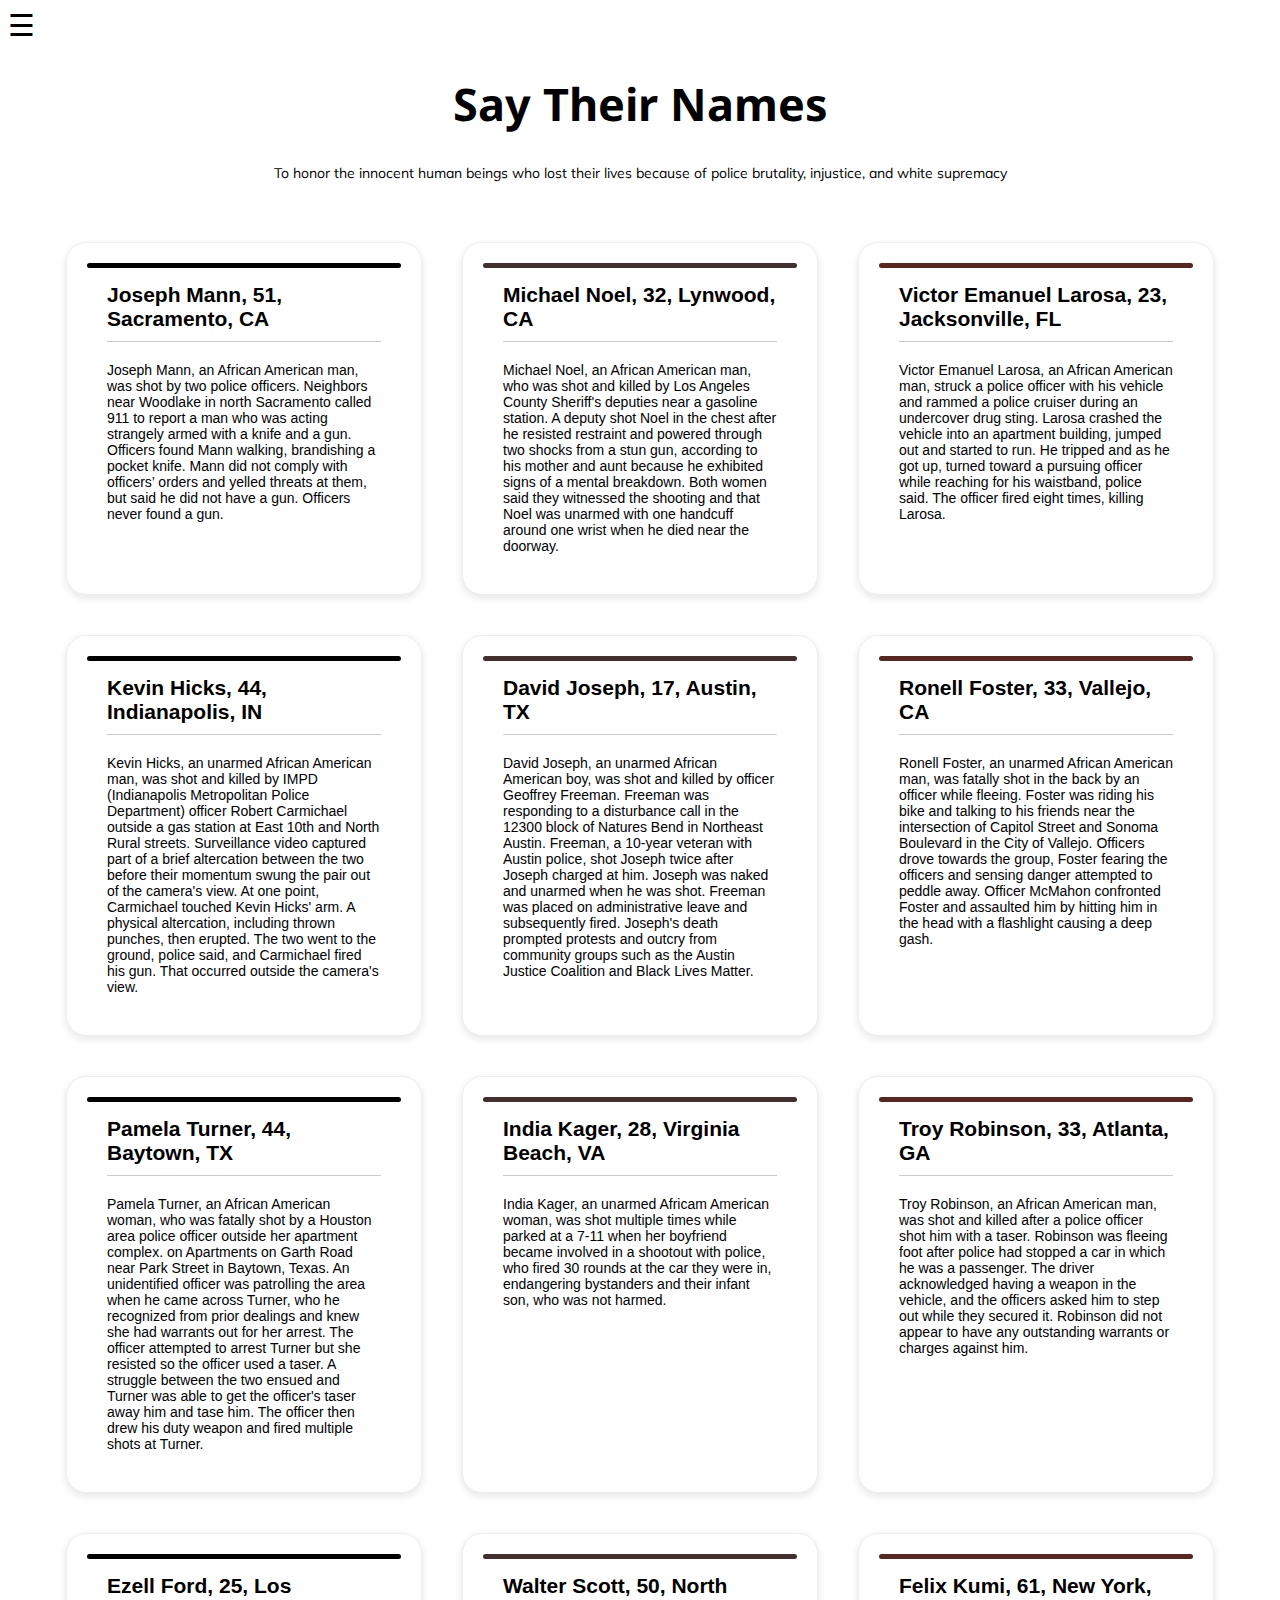
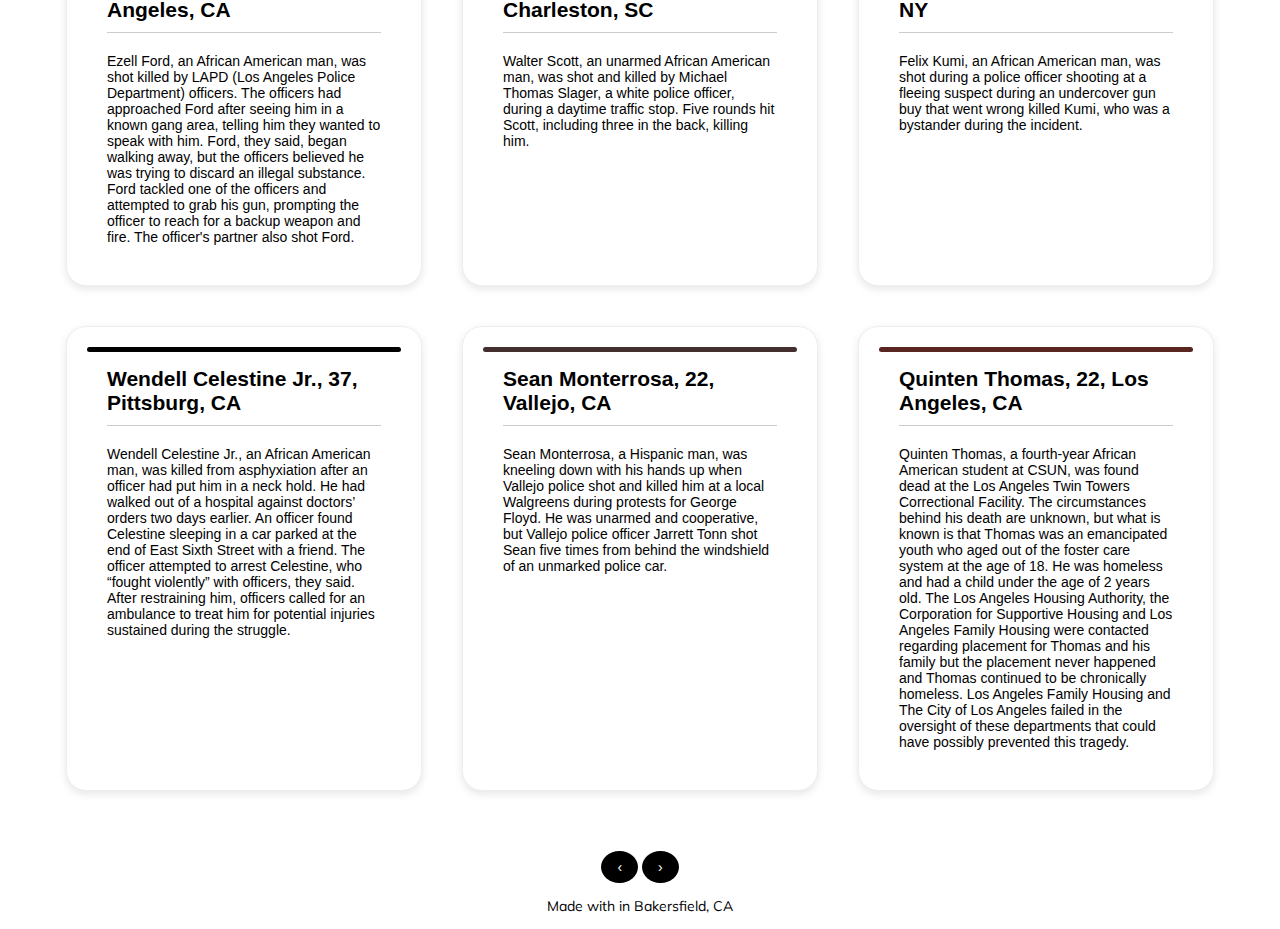
<file: victims-3.html>
<!DOCTYPE html>
<html>

<head>
  <meta charset="utf-8">
  <meta name="viewport" content="width=device-width">
  <meta name="apple-mobile-web-app-capable" content="yes" />
  <link rel="icon" href="https://pluspng.com/img-png/circle-png-circle-png-hd-1600.png" type="image/png" sizes="16x16">
  <title>Say Their Names</title>
  <script src="script.js"></script>
  <link href="style.css" rel="stylesheet" type="text/css" />
  <link rel="stylesheet" href="https://cdnjs.cloudflare.com/ajax/libs/font-awesome/4.7.0/css/font-awesome.min.css">
  <link href="https://fonts.googleapis.com/css2?family=Noto+Sans:wght@700&display=swap" rel="stylesheet">
  <link href="https://fonts.googleapis.com/css2?family=Muli:wght@200&family=Noto+Sans&display=swap" rel="stylesheet">
  <link rel="stylesheet" type="text/css" href="//code.ionicframework.com/ionicons/2.0.1/css/ionicons.min.css" />
</head>

<body>
  <div id="mySidenav" class="sidenav">
    <a href="javascript:void(0)" class="closebtn" onclick="closeNav()">&times;</a>
    <a href="https://saytheirnames.in/index">Home</a>
    <a href="https://saytheirnames.in/education">Educational Resources</a>
    <a href="https://saytheirnames.in/social">Social Resources</a>
    <a href="https://saytheirnames.in/stickynote">How are you making a difference?</a>
  </div>

  <span style="font-size:30px;cursor:pointer" onclick="openNav()">&#9776; </span>

  <h1 id="title">Say Their Names</h1>
  <p id="description">To honor the innocent human beings who lost their lives because of police brutality, injustice, and white supremacy
  </p>

  <div class="main-container">
    <div class="card black">
      <h2>Joseph Mann, 51, Sacramento, CA</h2>
      <p>Joseph Mann, an African American man, was shot by two police officers. Neighbors near Woodlake in north Sacramento called 911 to report a man who was acting strangely armed with a knife and a gun. Officers found Mann walking, brandishing a pocket knife. Mann did not comply with officers’ orders and yelled threats at them, but said he did not have a gun. Officers never found a gun.</p>
    </div>
    <div class="card olive">
      <h2>Michael Noel, 32, Lynwood, CA</h2>
      <p>Michael Noel, an African American man, who was shot and killed by Los Angeles County Sheriff's deputies near a gasoline station. A deputy shot Noel in the chest after he resisted restraint and powered through two shocks from a stun gun, according to his mother and aunt because he exhibited signs of a mental breakdown. Both women said they witnessed the shooting and that Noel was unarmed with one handcuff around one wrist when he died near the doorway.</p>
    </div>
    <div class="card sienna">
      <h2>Victor Emanuel Larosa, 23, Jacksonville, FL</h2>
      <p>Victor Emanuel Larosa, an African American man, struck a police officer with his vehicle and rammed a police cruiser during an undercover drug sting. Larosa crashed the vehicle into an apartment building, jumped out and started to run. He tripped and as he got up, turned toward a pursuing officer while reaching for his waistband, police said. The officer fired eight times, killing Larosa.</p>
    </div>
    <div class="card black">
      <h2>Kevin Hicks, 44, Indianapolis, IN</h2>
      <p>Kevin Hicks, an unarmed African American man, was shot and killed by IMPD (Indianapolis Metropolitan Police Department) officer Robert Carmichael outside a gas station at East 10th and North Rural streets. Surveillance video captured part of a brief altercation between the two before their momentum swung the pair out of the camera's view. At one point, Carmichael touched Kevin Hicks' arm. A physical altercation, including thrown punches, then erupted. The two went to the ground, police said, and Carmichael fired his gun. That occurred outside the camera's view.</p>
    </div>
    <div class="card olive">
      <h2>David Joseph, 17, Austin, TX</h2>
      <p>David Joseph, an unarmed African American boy, was shot and killed by officer Geoffrey Freeman. Freeman was responding to a disturbance call in the 12300 block of Natures Bend in Northeast Austin. Freeman, a 10-year veteran with Austin police, shot Joseph twice after Joseph charged at him. Joseph was naked and unarmed when he was shot. Freeman was placed on administrative leave and subsequently fired. Joseph's death prompted protests and outcry from community groups such as the Austin Justice Coalition and Black Lives Matter.</p>
    </div>
    <div class="card sienna">
      <h2>Ronell Foster, 33, Vallejo, CA</h2>
      <p>Ronell Foster, an unarmed African American man, was fatally shot in the back by an officer while fleeing.  Foster was riding his bike and talking to his friends near the intersection of Capitol Street and Sonoma Boulevard in the City of Vallejo. Officers drove towards the group, Foster fearing the officers and sensing danger attempted to peddle away. Officer McMahon confronted Foster and assaulted him by hitting him in the head with a flashlight causing a deep gash.</p>
    </div>
    <div class="card black">
      <h2>Pamela Turner, 44, Baytown, TX</h2>
      <p>Pamela Turner, an African American woman, who was fatally shot by a Houston area police officer outside her apartment complex. on Apartments on Garth Road near Park Street in Baytown, Texas. An unidentified officer was patrolling the area when he came across Turner, who he recognized from prior dealings and knew she had warrants out for her arrest. The officer attempted to arrest Turner but she resisted so the officer used a taser. A struggle between the two ensued and Turner was able to get the officer's taser away him and tase him. The officer then drew his duty weapon and fired multiple shots at Turner.</p>
    </div>
    <div class="card olive">
      <h2>India Kager, 28, Virginia Beach, VA</h2>
      <p>India Kager, an unarmed Africam American woman, was shot multiple times while parked at a 7-11 when her boyfriend became involved in a shootout with police, who fired 30 rounds at the car they were in, endangering bystanders and their infant son, who was not harmed.</p>
    </div>
    <div class="card sienna">
      <h2>Troy Robinson, 33, Atlanta, GA</h2>
      <p>Troy Robinson, an African American man, was shot and killed after a police officer shot him with a taser. Robinson was fleeing foot after police had stopped a car in which he was a passenger. The driver acknowledged having a weapon in the vehicle, and the officers asked him to step out while they secured it. Robinson did not appear to have any outstanding warrants or charges against him.</p>
    </div>
    <div class="card black">
      <h2>Ezell Ford, 25, Los Angeles, CA</h2>
      <p>Ezell Ford, an African American man, was shot killed by LAPD (Los Angeles Police Department) officers. The officers had approached Ford after seeing him in a known gang area, telling him they wanted to speak with him. Ford, they said, began walking away, but the officers believed he was trying to discard an illegal substance. Ford tackled one of the officers and attempted to grab his gun, prompting the officer to reach for a backup weapon and fire. The officer's partner also shot Ford.</p>
    </div>
    <div class="card olive">
      <h2>Walter Scott, 50, North Charleston, SC</h2>
      <p>Walter Scott, an unarmed African American man, was shot and killed by Michael Thomas Slager, a white police officer, during a daytime traffic stop. Five rounds hit Scott, including three in the back, killing him.</p>
    </div>
    <div class="card sienna">
      <h2>Felix Kumi, 61, New York, NY</h2>
      <p>Felix Kumi, an African American man, was shot during a police officer shooting at a fleeing suspect during an undercover gun buy that went wrong killed Kumi, who was a bystander during the incident.</p>
    </div>
    <div class="card black">
      <h2>Wendell Celestine Jr., 37, Pittsburg, CA</h2>
      <p>Wendell Celestine Jr., an African American man, was killed from asphyxiation after an officer had put him in a neck hold. He had walked out of a hospital against doctors’ orders two days earlier. An officer found Celestine sleeping in a car parked at the end of East Sixth Street with a friend. The officer attempted to arrest Celestine, who “fought violently” with officers, they said. After restraining him, officers called for an ambulance to treat him for potential injuries sustained during the struggle.</p>
    </div>
    <div class="card olive">
      <h2>Sean Monterrosa, 22, Vallejo, CA</h2>
      <p>Sean Monterrosa, a Hispanic man, was kneeling down with his hands up when Vallejo police shot and killed him at a local Walgreens during protests for George Floyd. He was unarmed and cooperative, but Vallejo police officer Jarrett Tonn shot Sean five times from behind the windshield of an unmarked police car.</p>
    </div>
    <div class="card sienna">
      <h2>Quinten Thomas, 22, Los Angeles, CA</h2>
      <p>Quinten Thomas, a fourth-year African American student at CSUN, was found dead at the Los Angeles Twin Towers Correctional Facility. The circumstances behind his death are unknown, but what is known is that Thomas was an emancipated youth who aged out of the foster care system at the age of 18. He was homeless and had a child under the age of 2 years old. The Los Angeles Housing Authority, the Corporation for Supportive Housing and Los Angeles Family Housing were contacted regarding placement for Thomas and his family but the placement never happened and Thomas continued to be chronically homeless. Los Angeles Family Housing and The City of Los Angeles failed in the oversight of these departments that could have possibly prevented this tragedy. </p>
    </div>
  </div>

  <div id="button">
    <a href="https://saytheirnames.in/victims-2" class="previous round">&#8249;</a>
    <a href="https://saytheirnames.in/victims-4" class="next round">&#8250;</a>
  </div>

  <p id="footer">Made with <i class="icon ion-heart"></i> in Bakersfield, CA</p>

</body>

</html>
</file>
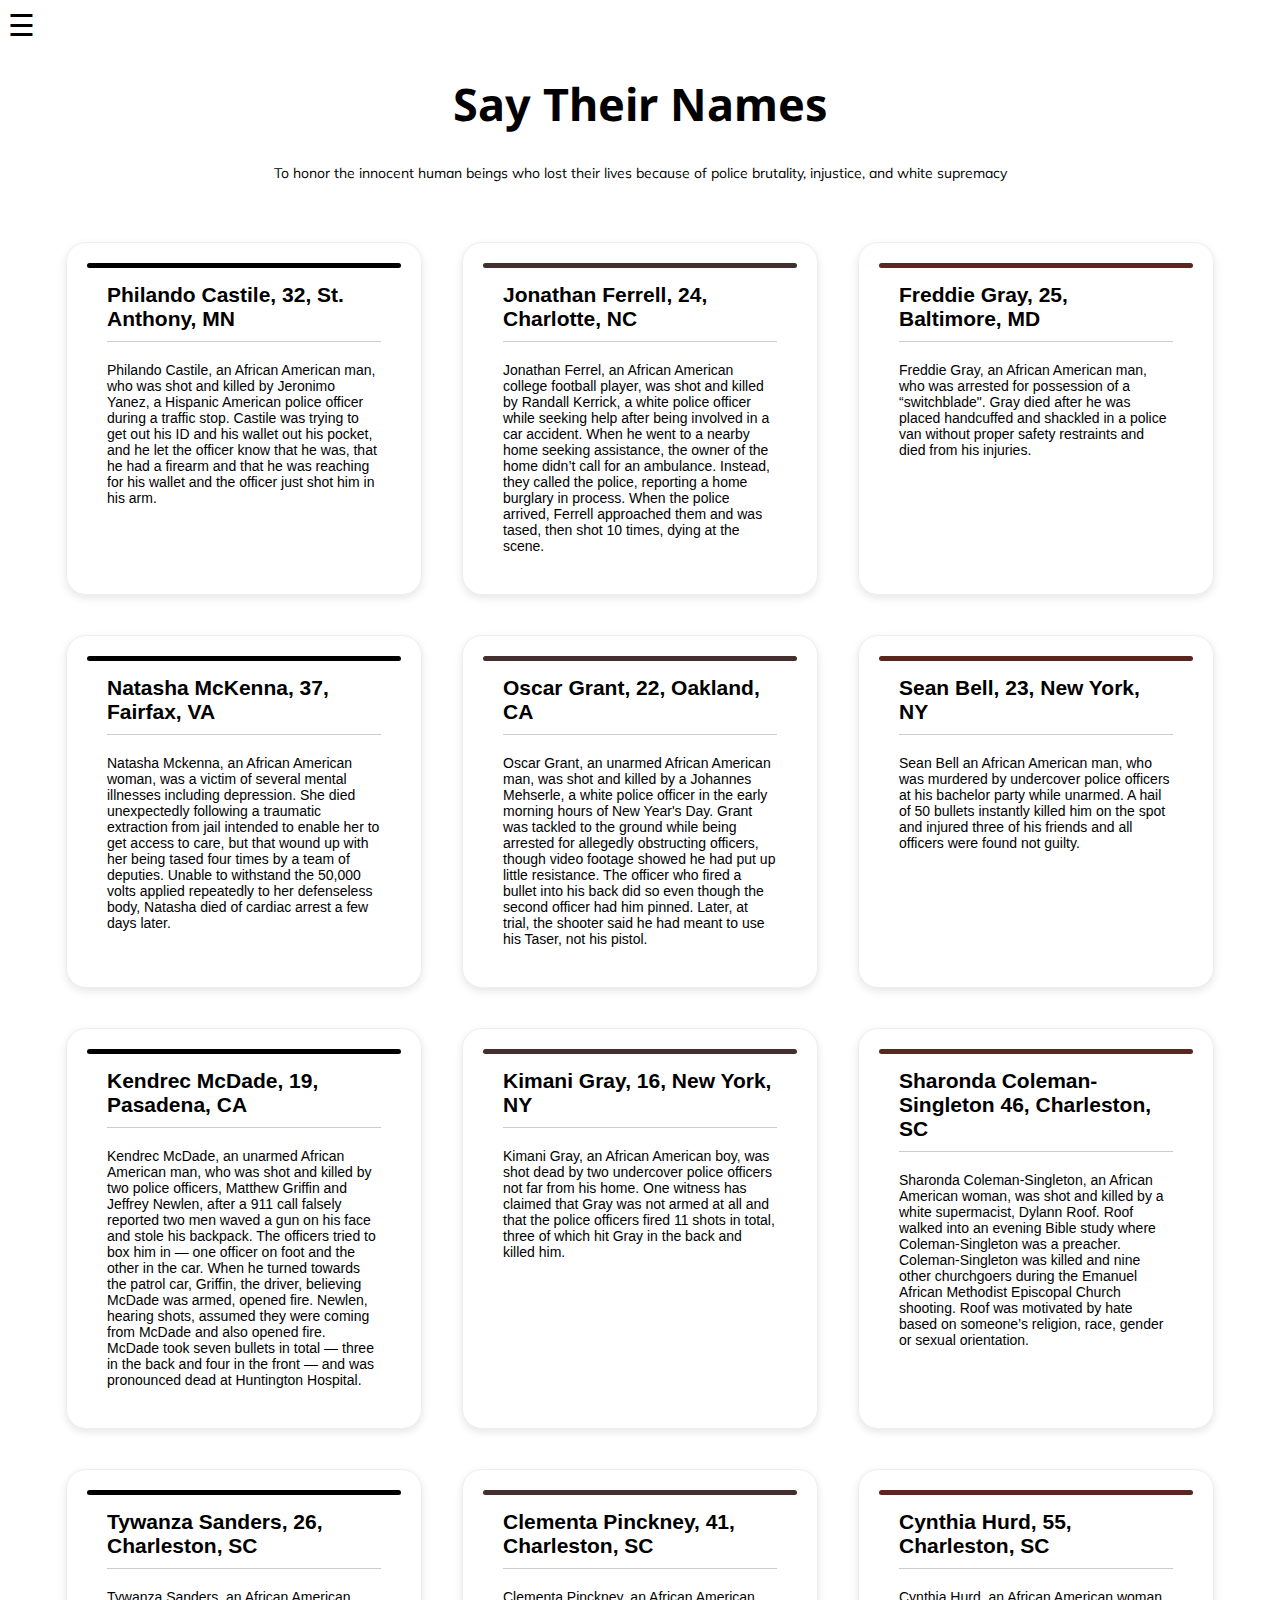
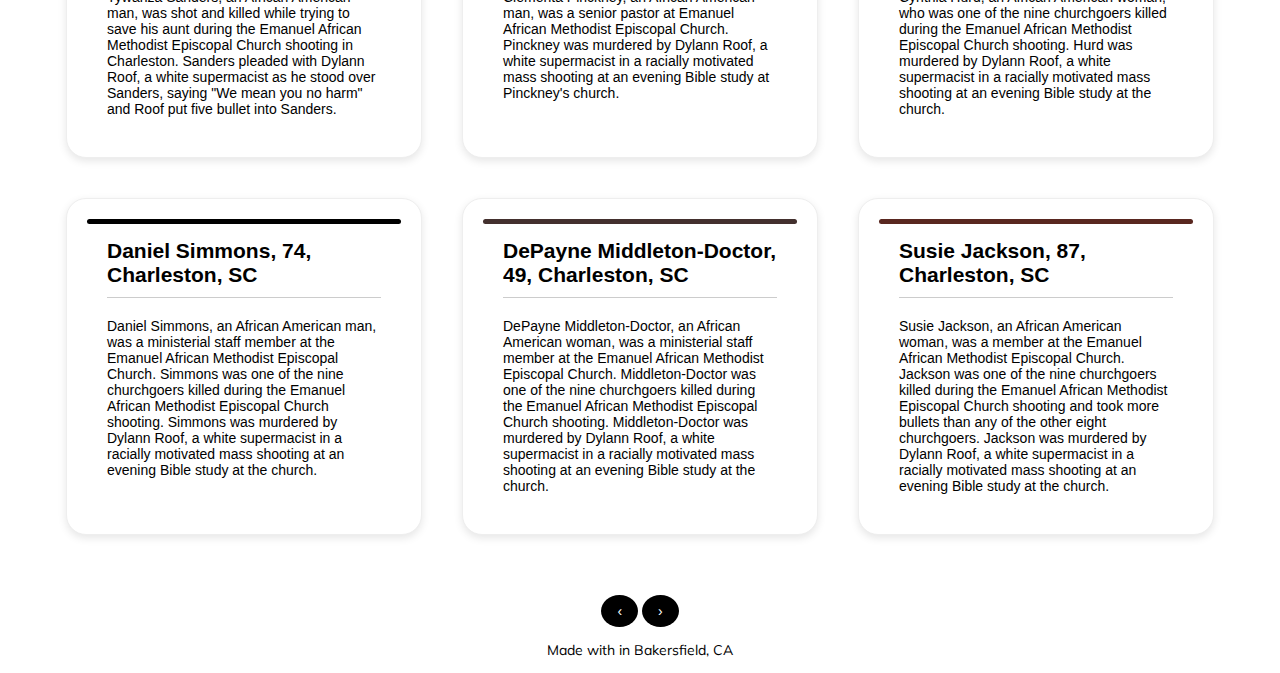
<file: victims.html>
<!DOCTYPE html>
<html>

<head>
  <meta charset="utf-8">
  <meta name="viewport" content="width=device-width">
  <meta name="apple-mobile-web-app-capable" content="yes" />
  <link rel="icon" href="https://pluspng.com/img-png/circle-png-circle-png-hd-1600.png" type="image/png" sizes="16x16">
  <title>Say Their Names</title>
  <script src="script.js"></script>
  <link href="style.css" rel="stylesheet" type="text/css" />
  <link rel="stylesheet" href="https://cdnjs.cloudflare.com/ajax/libs/font-awesome/4.7.0/css/font-awesome.min.css">
  <link href="https://fonts.googleapis.com/css2?family=Noto+Sans:wght@700&display=swap" rel="stylesheet">
  <link href="https://fonts.googleapis.com/css2?family=Muli:wght@200&family=Noto+Sans&display=swap" rel="stylesheet">
  <link rel="stylesheet" type="text/css" href="//code.ionicframework.com/ionicons/2.0.1/css/ionicons.min.css" />
</head>

<body>
  <div id="mySidenav" class="sidenav">
    <a href="javascript:void(0)" class="closebtn" onclick="closeNav()">&times;</a>
    <a href="https://saytheirnames.in/index">Home</a>
    <a href="https://saytheirnames.in/education">Educational Resources</a>
    <a href="https://saytheirnames.in/social">Social Resources</a>
    <a href="https://saytheirnames.in/stickynote">How are you making a difference?</a>
  </div>

  <span style="font-size:30px;cursor:pointer" onclick="openNav()">&#9776; </span>

  <h1 id="title">Say Their Names</h1>
  <p id="description">To honor the innocent human beings who lost their lives because of police brutality, injustice, and white supremacy
  </p>

  <div class="main-container">
    <div class="card black">
      <h2>Philando Castile, 32, St. Anthony, MN</h2>
      <p>Philando Castile, an African American man, who was shot and killed by Jeronimo Yanez, a Hispanic American police officer during a traffic stop. Castile was trying to get out his ID and his wallet out his pocket, and he let the officer know that he was, that he had a firearm and that he was reaching for his wallet and the officer just shot him in his arm.</p>
    </div>
    <div class="card olive">
      <h2>Jonathan Ferrell, 24, Charlotte, NC</h2>
      <p>Jonathan Ferrel, an African American college football player, was shot and killed by Randall Kerrick, a white police officer while seeking help after being involved in a car accident. When he went to a nearby home seeking assistance, the owner of the home didn’t call for an ambulance. Instead, they called the police, reporting a home burglary in process. When the police arrived, Ferrell approached them and was tased, then shot 10 times, dying at the scene.</p>
    </div>
    <div class="card sienna">
      <h2>Freddie Gray, 25, Baltimore, MD</h2>
      <p>Freddie Gray, an African American man, who was arrested for possession of a “switchblade". Gray died after he was placed handcuffed and shackled in a police van without proper safety restraints and died from his injuries.</p>
    </div>
    <div class="card black">
      <h2>Natasha McKenna, 37, Fairfax, VA</h2>
      <p>Natasha Mckenna, an African American woman, was a victim of several mental illnesses including depression. She died unexpectedly following a traumatic extraction from jail intended to enable her to get access to care, but that wound up with her being tased four times by a team of deputies. Unable to withstand the 50,000 volts applied repeatedly to her defenseless body, Natasha died of cardiac arrest a few days later.</p>
    </div>
    <div class="card olive">
      <h2>Oscar Grant, 22, Oakland, CA</h2>
      <p>Oscar Grant, an unarmed African American man, was shot and killed by a Johannes Mehserle, a white police officer in the early morning hours of New Year's Day. Grant was tackled to the ground while being arrested for allegedly obstructing officers, though video footage showed he had put up little resistance. The officer who fired a bullet into his back did so even though the second officer had him pinned. Later, at trial, the shooter said he had meant to use his Taser, not his pistol.</p>
    </div>
    <div class="card sienna">
      <h2>Sean Bell, 23, New York, NY</h2>
      <p>Sean Bell an African American man, who was murdered by undercover police officers at his bachelor party while unarmed. A hail of 50 bullets instantly killed him on the spot and injured three of his friends and all officers were found not guilty.</p>
    </div>
    <div class="card black">
      <h2>Kendrec McDade, 19, Pasadena, CA</h2>
      <p>Kendrec McDade, an unarmed African American man, who was shot and killed by two police officers, Matthew Griffin and Jeffrey Newlen, after a 911 call falsely reported two men waved a gun on his face and stole his backpack. The officers tried to box him in — one officer on foot and the other in the car. When he turned towards the patrol car, Griffin, the driver, believing McDade was armed, opened fire. Newlen, hearing shots, assumed they were coming from McDade and also opened fire. McDade took seven bullets in total — three in the back and four in the front — and was pronounced dead at Huntington Hospital.</p>
    </div>
    <div class="card olive">
      <h2>Kimani Gray, 16, New York, NY</h2>
      <p>Kimani Gray, an African American boy, was shot dead by two undercover police officers not far from his home. One witness has claimed that Gray was not armed at all and that the police officers fired 11 shots in total, three of which hit Gray in the back and killed him.</p>
    </div>
    <div class="card sienna">
      <h2>Sharonda Coleman-Singleton 46, Charleston, SC</h2>
      <p>Sharonda Coleman-Singleton, an African American woman, was shot and killed by a white supermacist, Dylann Roof. Roof walked into an evening Bible study where Coleman-Singleton was a preacher. Coleman-Singleton was killed and nine other churchgoers during the Emanuel African Methodist Episcopal Church shooting. Roof was motivated by hate based on someone’s religion, race, gender or sexual orientation.</p>
    </div>
    <div class="card black">
      <h2>Tywanza Sanders, 26, Charleston, SC</h2>
      <p>Tywanza Sanders, an African American man, was shot and killed while trying to save his aunt during the Emanuel African Methodist Episcopal Church shooting in Charleston. Sanders pleaded with Dylann Roof, a white supermacist as he stood over Sanders, saying "We mean you no harm" and Roof put five bullet into Sanders.</p>
    </div>
    <div class="card olive">
      <h2>Clementa Pinckney, 41, Charleston, SC</h2>
      <p>Clementa Pinckney, an African American man, was a senior pastor at Emanuel African Methodist Episcopal Church. Pinckney was murdered by Dylann Roof, a white supermacist in a racially motivated mass shooting at an evening Bible study at Pinckney's church.</p>
    </div>
    <div class="card sienna">
      <h2>Cynthia Hurd, 55, Charleston, SC</h2>
      <p>Cynthia Hurd, an African American woman, who was one of the nine churchgoers killed during the Emanuel African Methodist Episcopal Church shooting. Hurd was murdered by Dylann Roof, a white supermacist in a racially motivated mass shooting at an evening Bible study at the church.</p>
    </div>
    <div class="card black">
      <h2>Daniel Simmons, 74, Charleston, SC</h2>
      <p>Daniel Simmons, an African American man, was a ministerial staff member at the Emanuel African Methodist Episcopal Church. Simmons was one of the nine churchgoers killed during the Emanuel African Methodist Episcopal Church shooting. Simmons was murdered by Dylann Roof, a white supermacist in a racially motivated mass shooting at an evening Bible study at the church.</p>
    </div>
    <div class="card olive">
      <h2>DePayne Middleton-Doctor, 49, Charleston, SC</h2>
      <p>DePayne Middleton-Doctor, an African American woman, was a ministerial staff member at the Emanuel African Methodist Episcopal Church. Middleton-Doctor was one of the nine churchgoers killed during the Emanuel African Methodist Episcopal Church shooting. Middleton-Doctor was murdered by Dylann Roof, a white supermacist in a racially motivated mass shooting at an evening Bible study at the church.</p>
    </div>
    <div class="card sienna">
      <h2>Susie Jackson, 87, Charleston, SC</h2>
      <p>Susie Jackson, an African American woman, was a member at the Emanuel African Methodist Episcopal Church. Jackson was one of the nine churchgoers killed during the Emanuel African Methodist Episcopal Church shooting and took more bullets than any of the other eight churchgoers. Jackson was murdered by Dylann Roof, a white supermacist in a racially motivated mass shooting at an evening Bible study at the church.</p>
    </div>
  </div>

  <div id="button">
    <a href="https://saytheirnames.in/index" class="previous round">&#8249;</a>
    <a href="https://saytheirnames.in/victims-2" class="next round">&#8250;</a>
  </div>

  <p id="footer">Made with <i class="icon ion-heart"></i> in Bakersfield, CA</p>

</body>

</html>
</file>
<file: style.css>
#title {
  text-align: center;
  font-size: 45px;
  font-family: "Noto Sans", sans-serif;
}

#description {
  text-align: center;
  font-family: "Noto Sans", sans-serif;
  font-family: "Muli", sans-serif;
}


#footer {
  text-align: center;
  margin-left: auto;
  margin-right: auto;
  font-family: "Noto Sans", sans-serif;
  font-family: "Muli", sans-serif;
}

.sidenav {
  height: 100%;
  width: 0;
  position: fixed;
  z-index: 1;
  top: 0;
  left: 0;
  background-color: #111;
  overflow-x: hidden;
  transition: 0.5s;
  padding-top: 60px;
}

.sidenav a {
  padding: 8px 8px 8px 32px;
  text-decoration: none;
  font-size: 25px;
  font-family: "Noto Sans", sans-serif;
  font-family: "Muli", sans-serif;
  color: #818181;
  display: block;
  transition: 0.3s;
}

.sidenav a:hover {
  color: #f1f1f1;
}

.sidenav .closebtn {
  position: absolute;
  top: 0;
  right: 25px;
  font-size: 36px;
  margin-left: 50px;
}

@media screen and (max-height: 450px) {
  .sidenav {
    padding-top: 15px;
  }
  .sidenav a {
    font-size: 18px;
  }
}

* {
  box-sizing: border-box;
}
body {
  background-color: ;
  font-family: "Avenir Next", "Avenir", "Helvetica Neue", "Helvetica", "Arial",
    sans-serif;
  font-size: 14px;
}

.main-container {
  display: flex;
  flex-wrap: wrap;
  justify-content: center;
  margin: 40px auto;
  max-width: 1200px;
  width: 100%;
}

.card {
  background: #fff;
  border: 1px solid #eee;
  border-radius: 20px;
  box-shadow: 0 3px 8px rgba(0, 0, 0, 0.1);
  color: slate;
  cursor: pointer;
  flex-basis: calc(33% - 40px);
  margin: 20px;
  overflow: hidden;
  padding: 40px;
  position: relative;
  transition: 0.5s ease all;
}

.card:before {
  background: #fff;
  border-radius: 40px;
  height: 5px;
  content: "";
  left: 20px;
  position: absolute;
  right: 20px;
  top: 20px;
  transition: 0.5s ease all;
}

.card h2,
.card p {
  position: relative;
  z-index: 2;
}

.card h2 {
  border-bottom: 1px solid rgba(0, 0, 0, 0.2);
  box-shadow: 0 1px 0 rgba(255, 255, 255, 0.3);
  margin: 0 0 20px 0;
  padding: 0 0 10px 0;
}

.card p {
  margin: 10px 0 0;
}

.card.black:before {
  background-color: black;
}

.card.olive:before {
  background-color: #43302e;
}

.card.sienna:before {
  background-color: #592720;
}

.card:hover {
  border: 0;
  box-shadow: 0 8px 20px rgba(0, 0, 0, 0.3);
  color: #fff;
  transform: scale(1.05);
  z-index: 2;
}

.card:hover:before {
  border-radius: 20px;
  left: 0;
  height: 100%;
  right: 0;
  top: 0;
}

.card:hover h2,
.card:hover p {
  text-shadow: 2px 1px 3px rgba(0, 0, 0, 0.2);
}

.card.border:hover:before {
  border-radius: 16px;
  left: 8px;
  height: calc(100% - 16px);
  right: 8px;
  top: 8px;
}

@media (max-width: 1200px) {
  h1 {
    font-size: 30px;
  }
  .main-container {
    flex-direction: column;
    max-width: 600px;
  }
  .card {
    margin: 0 0 10px 0;
    width: 100%;
  }
}

#button {
  text-align: center;
  margin-left: auto;
  margin-right: auto;
}

a {
  text-decoration: none;
  display: inline-block;
  padding: 8px 16px;
}

a:hover {
  background-color: #ddd;
  color: black;
}

.previous {
  background-color: black;
  color: white;
}

.next {
  background-color: black;
  color: white;
}

.round {
  border-radius: 50%;
}
</file>
<file: style-2.css>
.sidenav {
  height: 100%;
  width: 0;
  position: fixed;
  z-index: 1;
  top: 0;
  left: 0;
  background-color: #111;
  overflow-x: hidden;
  transition: 0.5s;
  padding-top: 60px;
}

.sidenav a {
  padding: 8px 8px 8px 32px;
  text-decoration: none;
  font-size: 25px;
  font-family: "Noto Sans", sans-serif;
  font-family: "Muli", sans-serif;
  color: #818181;
  display: block;
  transition: 0.3s;
}

.sidenav a:hover {
  color: #f1f1f1;
}

.sidenav .closebtn {
  position: absolute;
  top: 0;
  right: 25px;
  font-size: 36px;
  margin-left: 50px;
}

@media screen and (max-height: 450px) {
  .sidenav {
    padding-top: 15px;
  }
  .sidenav a {
    font-size: 18px;
  }
}

body {
  background-color: black;
  color: white;
  font-size: 1.2em;
}

a {
  color: white;
  -moz-transition: 0.1s color ease-in;
  -webkit-transition: 0.1s color ease-in;
  transition: 0.1s color ease-in;
}

a:hover {
  color: gray;
}

.article {
  margin: 0 auto 3.0em;
  max-width: 30em;

}

.article-2 {
  margin: 0 auto 3.0em;
  max-width: 30em;

}

h1, h2, h3, h4, h5, h6 {
  color: white;
  font-family: "Noto Sans", sans-serif;
  font-weight: 800;
}

h1 {
  font-size: 3.2em;
}

h2 {
  font-size: 2.8em;
}

h3 {
  font-size: 2.0em;
}

.title {
  margin-bottom: 0;
}

.meta {
  font-family: "Noto Sans", sans-serif;
  font-family: "Muli", sans-serif;
  font-weight: 400;
  font-size: 0.9em;
}

p {
  font-family: "Noto Sans", sans-serif;
  font-family: "Muli", sans-serif;
  font-size: 1.0em;
  line-height: 1.5em;
}

.intro {
  font-size: 1.5em;
  font-family: "Noto Sans", sans-serif;
  font-family: "Muli", sans-serif;
  
}

blockquote {
  font-size: 1.75em;
  font-weight: 700;
  font-family: "Noto Sans", sans-serif;
  font-family: "Muli", sans-serif;
  line-height: 1.25em;
}

blockquote:before {
  content: '“';
}

blockquote:after {
  content: '”';
}

#button {
  text-align: center;
  margin-left: auto;
  margin-right: auto;
}

a {
  text-decoration: none;
  display: inline-block;
  padding: 8px 16px;
}

a:hover {
  background-color: #ddd;
  color: black;
}

.previous {
  background-color: white;
  color: black;
}

.next {
  background-color: white;
  color: black;
}

.round {
  border-radius: 50%;
}
</file>
